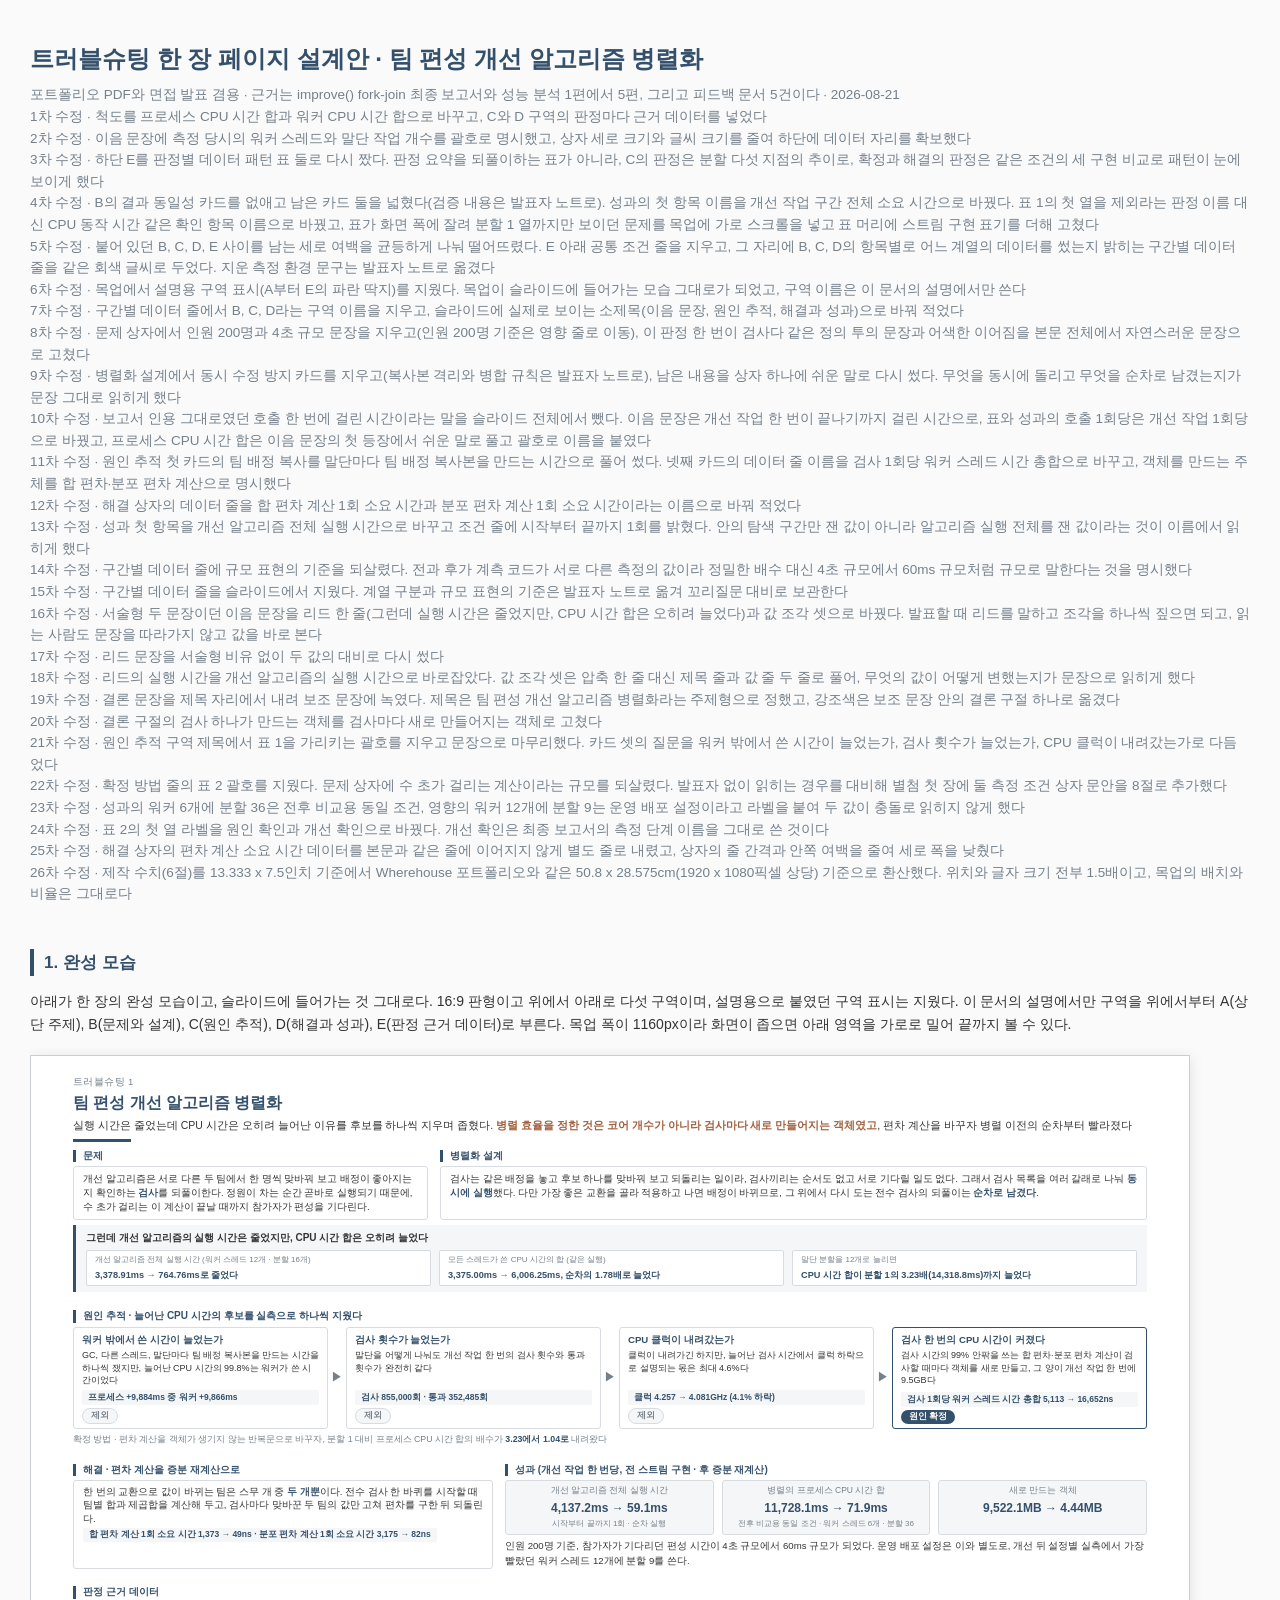
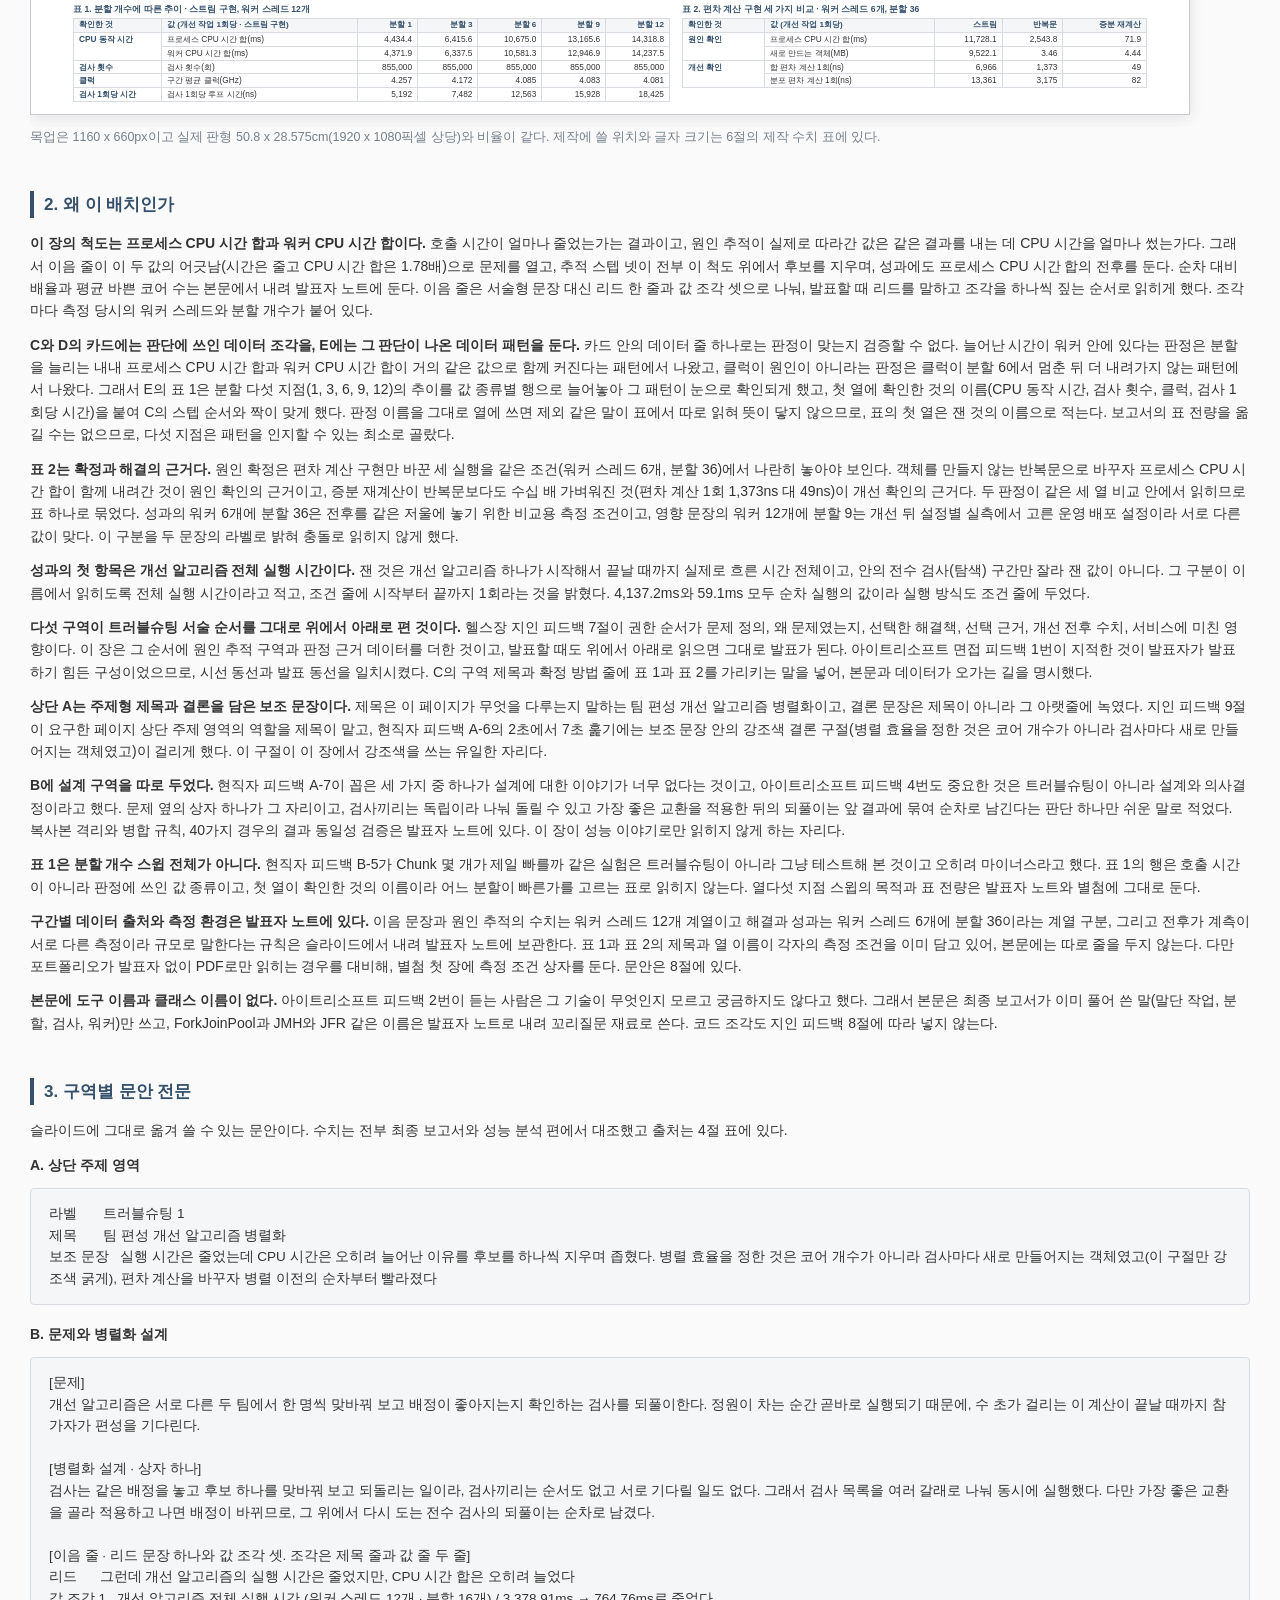
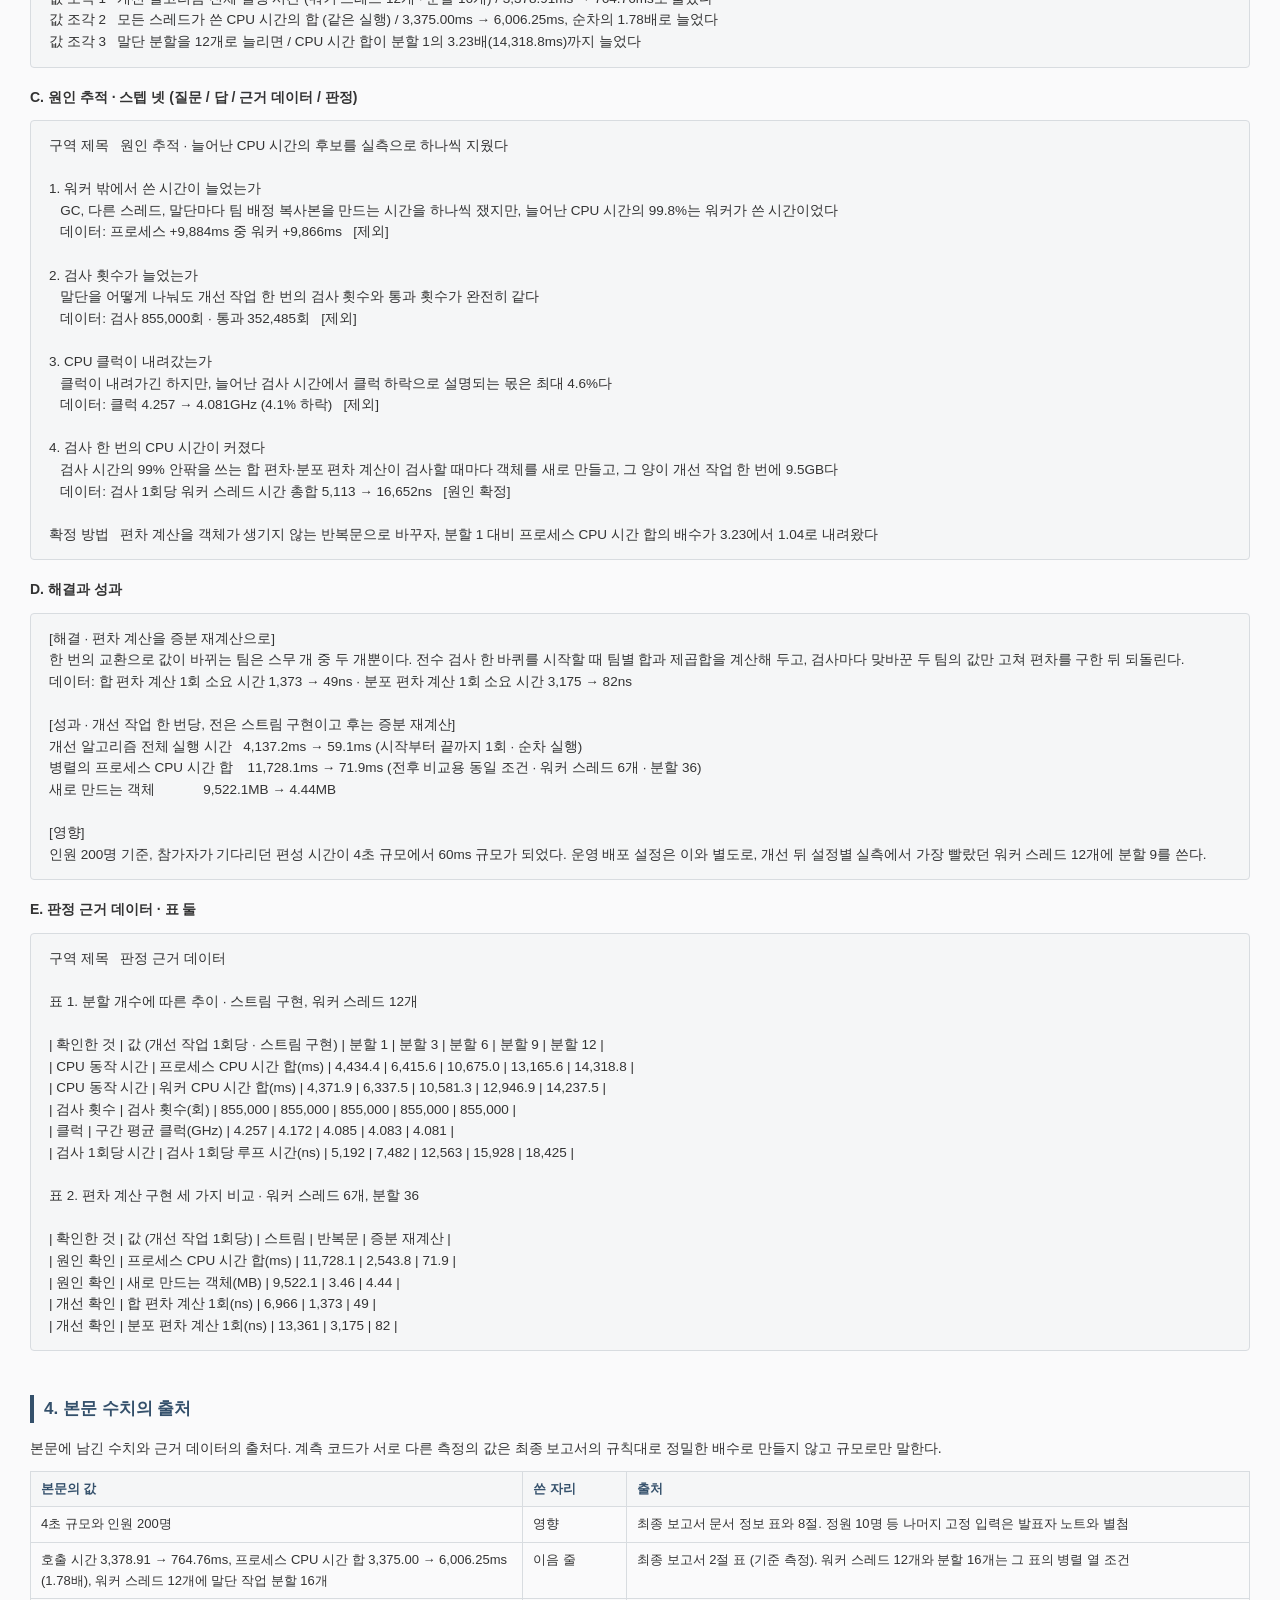
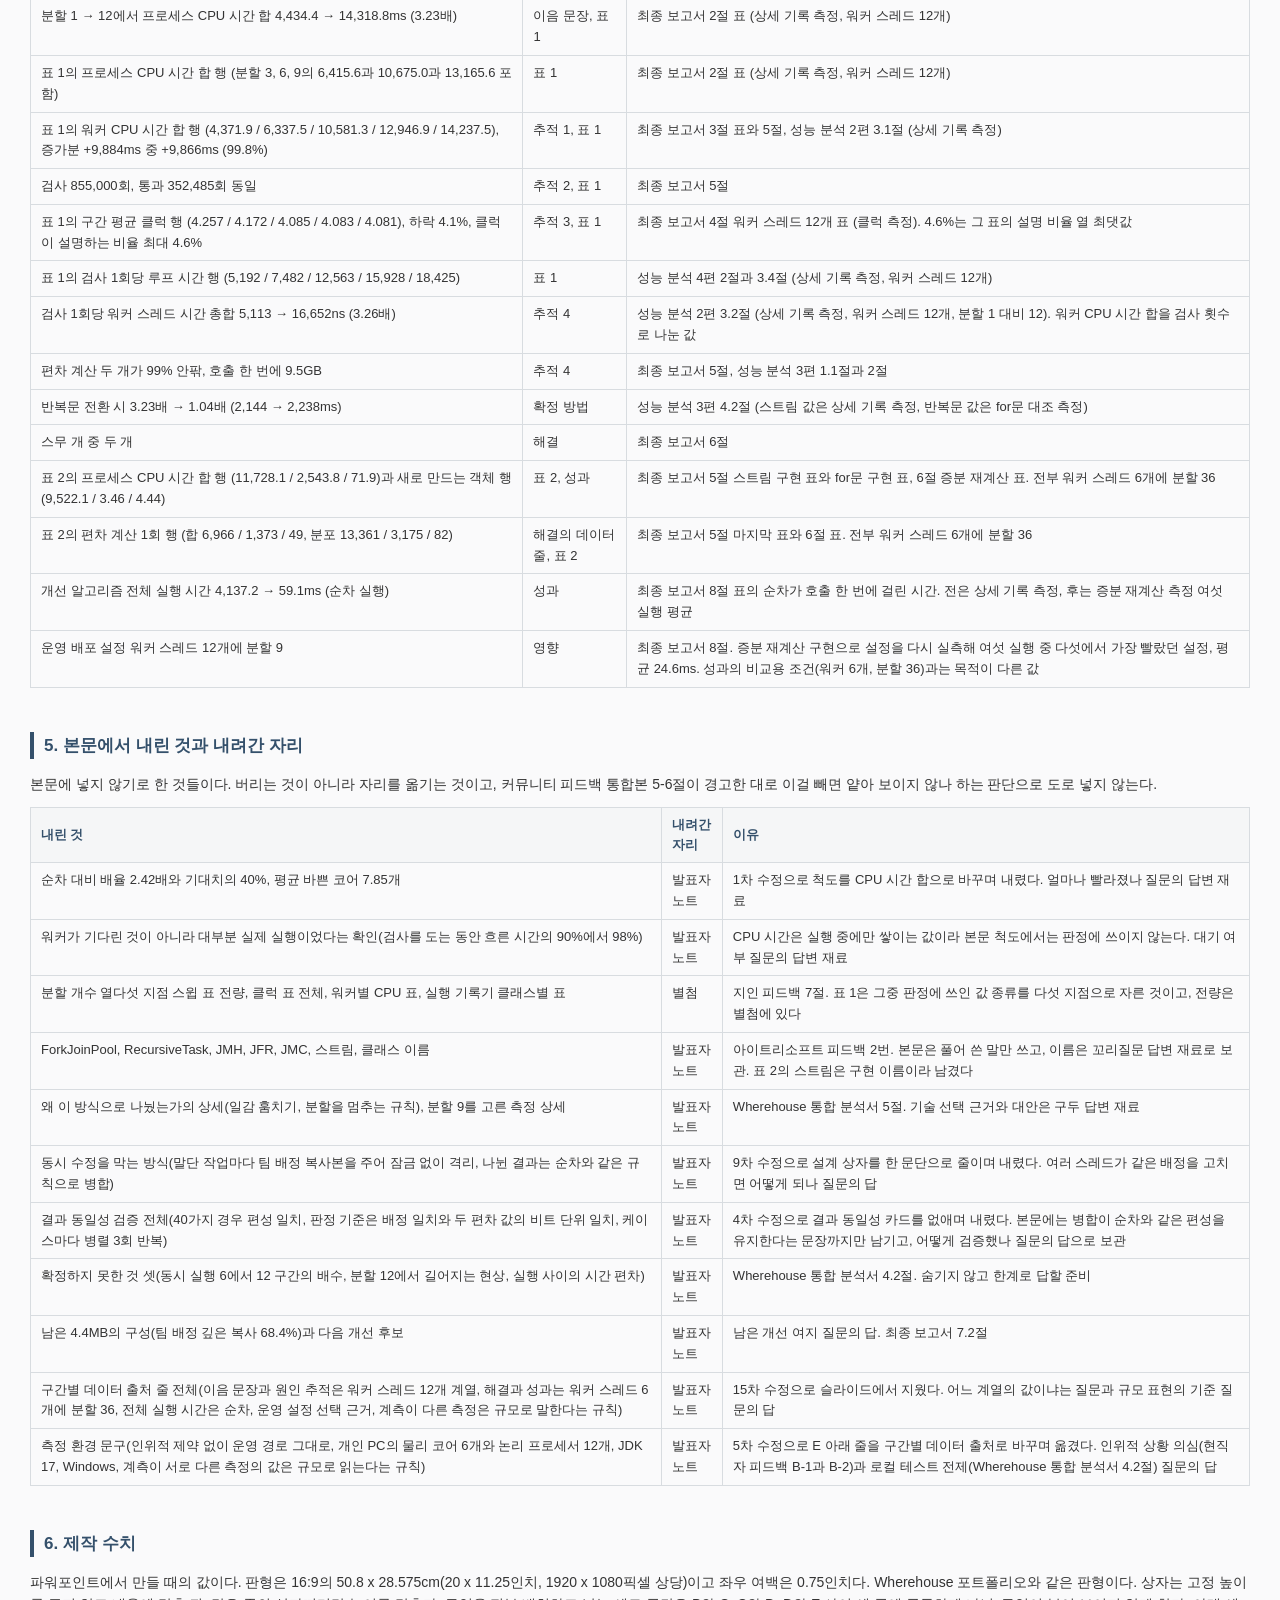
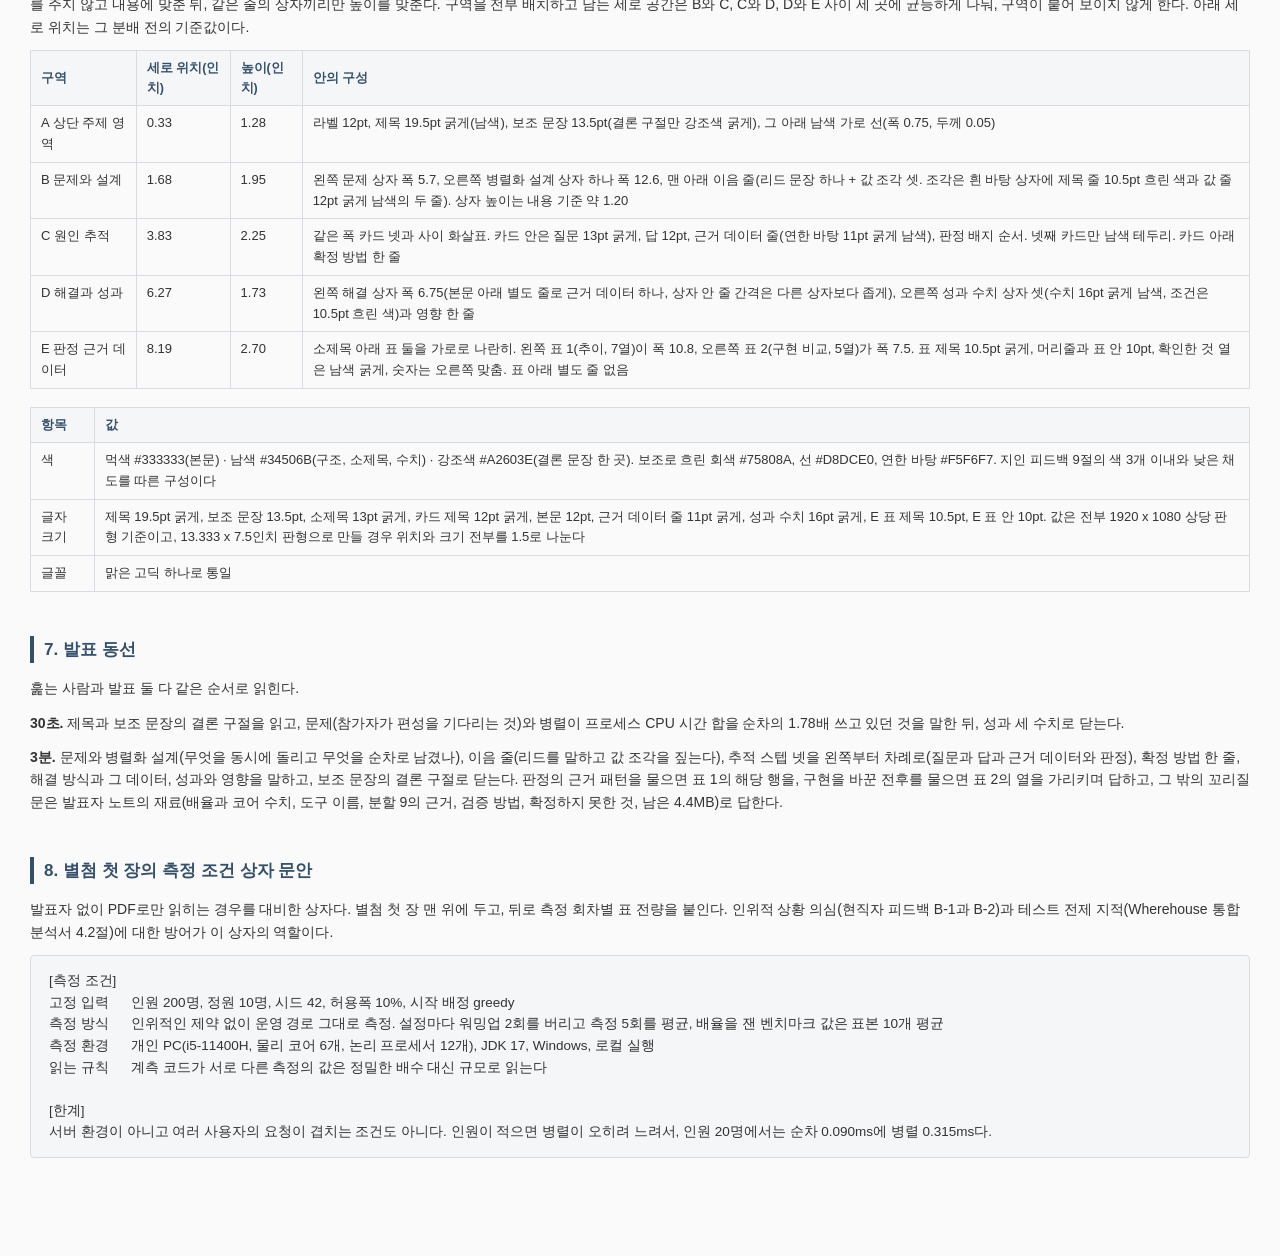
<file: docs/포트폴리오/기타/포트폴리오_와이어프레임/트러블슈팅1_페이지설계안_페이블_20260821.html>
<!DOCTYPE html>
<html lang="ko">
<head>
<meta charset="UTF-8">
<meta name="viewport" content="width=device-width, initial-scale=1.0">
<title>트러블슈팅 페이지 설계안 · 팀 편성 개선 알고리즘 병렬화</title>
<style>
  :root {
    --ink: #333333;      /* 먹색, 본문 */
    --navy: #34506B;     /* 남색, 제목과 구조와 수치 */
    --accent: #A2603E;   /* 강조색, 한 장에 한 군데 */
    --dim: #75808A;      /* 흐린 글씨 */
    --line: #D8DCE0;     /* 선과 테두리 */
    --bg: #F5F6F7;       /* 연한 바탕 */
  }
  * { margin: 0; padding: 0; box-sizing: border-box; }
  body {
    font-family: "Malgun Gothic", "맑은 고딕", "Apple SD Gothic Neo", sans-serif;
    color: var(--ink);
    background: #FAFAFB;
    line-height: 1.6;
    padding: 40px 20px 80px;
  }
  .wrap { max-width: 1220px; margin: 0 auto; }
  h1 { font-size: 24px; color: var(--navy); margin-bottom: 6px; }
  .doc-sub { color: var(--dim); font-size: 13.5px; margin-bottom: 34px; }
  h2 {
    font-size: 17px; color: var(--navy);
    margin: 44px 0 14px; padding-left: 10px;
    border-left: 4px solid var(--navy);
  }
  p { font-size: 14px; margin-bottom: 12px; }
  .note { color: var(--dim); font-size: 12.5px; }
  table.spec { border-collapse: collapse; width: 100%; font-size: 13px; margin: 10px 0 18px; }
  table.spec th { background: var(--bg); color: var(--navy); text-align: left; padding: 7px 10px; border: 1px solid var(--line); font-size: 12.5px; }
  table.spec td { padding: 7px 10px; border: 1px solid var(--line); vertical-align: top; }
  code { background: var(--bg); padding: 1px 5px; border-radius: 3px; font-size: 12.5px; }

  /* ---------- 슬라이드 목업 ---------- */
  .slide {
    width: 1160px; height: 660px;      /* 13.333 x 7.5인치 비율 */
    background: #FFFFFF;
    border: 1px solid #C9CDD2;
    box-shadow: 0 3px 14px rgba(0,0,0,.10);
    padding: 18px 42px 12px;
    display: flex; flex-direction: column;
    margin: 8px 0 6px;
  }
  .zone-tag {
    display: inline-block; background: var(--navy); color: #fff;
    font-size: 9.5px; padding: 1px 7px; border-radius: 2px; margin-right: 6px;
    vertical-align: 1px;
  }
  /* A 헤더 */
  .s-label { font-size: 9.5px; color: var(--dim); letter-spacing: .04em; }
  .s-title { font-size: 15.5px; font-weight: 700; color: var(--navy); margin: 2px 0 1px; }
  .s-sub { font-size: 10.5px; color: var(--ink); }
  .s-concl { color: var(--accent); font-weight: 700; }
  .s-rule { width: 58px; height: 3px; background: var(--navy); margin: 5px 0 8px; }

  .band { display: flex; gap: 12px; align-items: stretch; }
  .col { display: flex; flex-direction: column; }
  .sec-h {
    font-size: 10px; font-weight: 700; color: var(--navy); margin-bottom: 4px;
    padding-left: 7px; border-left: 3px solid var(--navy); line-height: 1.25;
  }
  .box {
    border: 1px solid var(--line); background: #fff;
    border-radius: 3px; padding: 5px 9px; font-size: 9.6px; line-height: 1.45;
  }
  .box b { color: var(--navy); }
  .col .box { flex: 1; }

  /* 근거 데이터 줄 */
  .data {
    font-size: 8.5px; font-weight: 700; color: var(--navy);
    background: var(--bg); border-radius: 2px;
    padding: 1px 6px; margin-top: 3px; display: inline-block;
  }

  /* B 문제와 설계 */
  .b-problem { flex: 0 0 355px; }
  .b-design { flex: 1; }
  .cards3 { display: flex; gap: 8px; flex: 1; align-items: stretch; }
  .cards3 .box { flex: 1; height: auto; }
  .card-h { font-size: 9px; font-weight: 700; color: var(--navy); margin-bottom: 1px; }
  .bridge {
    margin-top: 5px; background: var(--bg); border-left: 3px solid var(--navy);
    padding: 5px 10px 6px;
  }
  .b-lead { font-size: 10px; font-weight: 700; color: var(--ink); margin-bottom: 4px; }
  .b-vals { display: flex; gap: 8px; }
  .bchip {
    flex: 1; background: #fff; border: 1px solid var(--line); border-radius: 2px;
    padding: 3px 8px;
  }
  .bc-t { font-size: 8px; color: var(--dim); margin-bottom: 1px; }
  .bc-v { font-size: 9.2px; font-weight: 700; color: var(--navy); }

  /* C 추적 스텝 */
  .steps { display: flex; align-items: stretch; gap: 0; }
  .step {
    flex: 1; border: 1px solid var(--line); border-radius: 3px;
    padding: 4px 8px; background: #fff; display: flex; flex-direction: column;
  }
  .step-q { font-size: 9.6px; font-weight: 700; color: var(--navy); margin-bottom: 2px; }
  .step-a { font-size: 9px; flex: 1; line-height: 1.4; }
  .badge {
    align-self: flex-start; margin-top: 3px;
    font-size: 8.5px; font-weight: 700; padding: 0 8px; border-radius: 9px;
  }
  .badge.out { color: var(--dim); border: 1px solid var(--line); background: var(--bg); }
  .badge.hit { color: #fff; background: var(--navy); }
  .arrow { align-self: center; color: var(--dim); font-size: 12px; padding: 0 3px; }
  .step-foot { font-size: 8.8px; color: var(--dim); margin-top: 3px; }
  .step-foot b { color: var(--navy); }

  /* D 해결과 성과 */
  .d-solve { flex: 0 0 420px; }
  .d-solve .box { line-height: 1.38; padding: 4px 9px; }
  .d-solve .data { display: block; width: fit-content; margin-top: 3px; }
  .d-result { flex: 1; }
  .metrics { display: flex; gap: 8px; margin-bottom: 3px; }
  .metric {
    flex: 1; border: 1px solid var(--line); border-radius: 3px;
    background: var(--bg); padding: 3px 8px; text-align: center;
  }
  .metric .m-name { font-size: 8.5px; color: var(--dim); margin-bottom: 1px; }
  .metric .m-val { font-size: 12px; font-weight: 700; color: var(--navy); }
  .metric .m-cond { font-size: 8px; font-weight: 400; color: var(--dim); }
  .impact { font-size: 9.6px; }

  /* E 판정 근거 데이터 패턴 */
  .e-band { display: flex; gap: 12px; align-items: flex-start; }
  .e-half { flex: 1; }
  .e-cap { font-size: 8.6px; font-weight: 700; color: var(--navy); margin-bottom: 2px; }
  .dtable { width: 100%; border-collapse: collapse; font-size: 8.3px; line-height: 1.3; }
  .dtable th {
    background: var(--bg); color: var(--navy); font-size: 8.1px;
    border: 1px solid var(--line); padding: 1px 5px; text-align: right; font-weight: 700;
  }
  .dtable th.l, .dtable td.l { text-align: left; }
  .dtable td { border: 1px solid var(--line); padding: 1px 5px; text-align: right; vertical-align: top; }
  .dtable td.z { color: var(--navy); font-weight: 700; white-space: nowrap; text-align: left; }
  .d-cond { font-size: 8.2px; color: var(--dim); margin-top: 4px; }

  .gap { flex: 1 1 10px; min-height: 10px; }

  /* 문안 블록 */
  .copy {
    background: var(--bg); border: 1px solid var(--line); border-radius: 4px;
    padding: 14px 18px; font-size: 13.5px; margin: 8px 0 18px; white-space: pre-wrap;
  }
</style>
</head>
<body>
<div class="wrap">

<h1>트러블슈팅 한 장 페이지 설계안 · 팀 편성 개선 알고리즘 병렬화</h1>
<p class="doc-sub">포트폴리오 PDF와 면접 발표 겸용 · 근거는 improve() fork-join 최종 보고서와 성능 분석 1편에서 5편, 그리고 피드백 문서 5건이다 · 2026-08-21<br>
1차 수정 · 척도를 프로세스 CPU 시간 합과 워커 CPU 시간 합으로 바꾸고, C와 D 구역의 판정마다 근거 데이터를 넣었다<br>
2차 수정 · 이음 문장에 측정 당시의 워커 스레드와 말단 작업 개수를 괄호로 명시했고, 상자 세로 크기와 글씨 크기를 줄여 하단에 데이터 자리를 확보했다<br>
3차 수정 · 하단 E를 판정별 데이터 패턴 표 둘로 다시 짰다. 판정 요약을 되풀이하는 표가 아니라, C의 판정은 분할 다섯 지점의 추이로, 확정과 해결의 판정은 같은 조건의 세 구현 비교로 패턴이 눈에 보이게 했다<br>
4차 수정 · B의 결과 동일성 카드를 없애고 남은 카드 둘을 넓혔다(검증 내용은 발표자 노트로). 성과의 첫 항목 이름을 개선 작업 구간 전체 소요 시간으로 바꿨다. 표 1의 첫 열을 제외라는 판정 이름 대신 CPU 동작 시간 같은 확인 항목 이름으로 바꿨고, 표가 화면 폭에 잘려 분할 1 열까지만 보이던 문제를 목업에 가로 스크롤을 넣고 표 머리에 스트림 구현 표기를 더해 고쳤다<br>
5차 수정 · 붙어 있던 B, C, D, E 사이를 남는 세로 여백을 균등하게 나눠 떨어뜨렸다. E 아래 공통 조건 줄을 지우고, 그 자리에 B, C, D의 항목별로 어느 계열의 데이터를 썼는지 밝히는 구간별 데이터 줄을 같은 회색 글씨로 두었다. 지운 측정 환경 문구는 발표자 노트로 옮겼다<br>
6차 수정 · 목업에서 설명용 구역 표시(A부터 E의 파란 딱지)를 지웠다. 목업이 슬라이드에 들어가는 모습 그대로가 되었고, 구역 이름은 이 문서의 설명에서만 쓴다<br>
7차 수정 · 구간별 데이터 줄에서 B, C, D라는 구역 이름을 지우고, 슬라이드에 실제로 보이는 소제목(이음 문장, 원인 추적, 해결과 성과)으로 바꿔 적었다<br>
8차 수정 · 문제 상자에서 인원 200명과 4초 규모 문장을 지우고(인원 200명 기준은 영향 줄로 이동), 이 판정 한 번이 검사다 같은 정의 투의 문장과 어색한 이어짐을 본문 전체에서 자연스러운 문장으로 고쳤다<br>
9차 수정 · 병렬화 설계에서 동시 수정 방지 카드를 지우고(복사본 격리와 병합 규칙은 발표자 노트로), 남은 내용을 상자 하나에 쉬운 말로 다시 썼다. 무엇을 동시에 돌리고 무엇을 순차로 남겼는지가 문장 그대로 읽히게 했다<br>
10차 수정 · 보고서 인용 그대로였던 호출 한 번에 걸린 시간이라는 말을 슬라이드 전체에서 뺐다. 이음 문장은 개선 작업 한 번이 끝나기까지 걸린 시간으로, 표와 성과의 호출 1회당은 개선 작업 1회당으로 바꿨고, 프로세스 CPU 시간 합은 이음 문장의 첫 등장에서 쉬운 말로 풀고 괄호로 이름을 붙였다<br>
11차 수정 · 원인 추적 첫 카드의 팀 배정 복사를 말단마다 팀 배정 복사본을 만드는 시간으로 풀어 썼다. 넷째 카드의 데이터 줄 이름을 검사 1회당 워커 스레드 시간 총합으로 바꾸고, 객체를 만드는 주체를 합 편차·분포 편차 계산으로 명시했다<br>
12차 수정 · 해결 상자의 데이터 줄을 합 편차 계산 1회 소요 시간과 분포 편차 계산 1회 소요 시간이라는 이름으로 바꿔 적었다<br>
13차 수정 · 성과 첫 항목을 개선 알고리즘 전체 실행 시간으로 바꾸고 조건 줄에 시작부터 끝까지 1회를 밝혔다. 안의 탐색 구간만 잰 값이 아니라 알고리즘 실행 전체를 잰 값이라는 것이 이름에서 읽히게 했다<br>
14차 수정 · 구간별 데이터 줄에 규모 표현의 기준을 되살렸다. 전과 후가 계측 코드가 서로 다른 측정의 값이라 정밀한 배수 대신 4초 규모에서 60ms 규모처럼 규모로 말한다는 것을 명시했다<br>
15차 수정 · 구간별 데이터 줄을 슬라이드에서 지웠다. 계열 구분과 규모 표현의 기준은 발표자 노트로 옮겨 꼬리질문 대비로 보관한다<br>
16차 수정 · 서술형 두 문장이던 이음 문장을 리드 한 줄(그런데 실행 시간은 줄었지만, CPU 시간 합은 오히려 늘었다)과 값 조각 셋으로 바꿨다. 발표할 때 리드를 말하고 조각을 하나씩 짚으면 되고, 읽는 사람도 문장을 따라가지 않고 값을 바로 본다<br>
17차 수정 · 리드 문장을 서술형 비유 없이 두 값의 대비로 다시 썼다<br>
18차 수정 · 리드의 실행 시간을 개선 알고리즘의 실행 시간으로 바로잡았다. 값 조각 셋은 압축 한 줄 대신 제목 줄과 값 줄 두 줄로 풀어, 무엇의 값이 어떻게 변했는지가 문장으로 읽히게 했다<br>
19차 수정 · 결론 문장을 제목 자리에서 내려 보조 문장에 녹였다. 제목은 팀 편성 개선 알고리즘 병렬화라는 주제형으로 정했고, 강조색은 보조 문장 안의 결론 구절 하나로 옮겼다<br>
20차 수정 · 결론 구절의 검사 하나가 만드는 객체를 검사마다 새로 만들어지는 객체로 고쳤다<br>
21차 수정 · 원인 추적 구역 제목에서 표 1을 가리키는 괄호를 지우고 문장으로 마무리했다. 카드 셋의 질문을 워커 밖에서 쓴 시간이 늘었는가, 검사 횟수가 늘었는가, CPU 클럭이 내려갔는가로 다듬었다<br>
22차 수정 · 확정 방법 줄의 표 2 괄호를 지웠다. 문제 상자에 수 초가 걸리는 계산이라는 규모를 되살렸다. 발표자 없이 읽히는 경우를 대비해 별첨 첫 장에 둘 측정 조건 상자 문안을 8절로 추가했다<br>
23차 수정 · 성과의 워커 6개에 분할 36은 전후 비교용 동일 조건, 영향의 워커 12개에 분할 9는 운영 배포 설정이라고 라벨을 붙여 두 값이 충돌로 읽히지 않게 했다<br>
24차 수정 · 표 2의 첫 열 라벨을 원인 확인과 개선 확인으로 바꿨다. 개선 확인은 최종 보고서의 측정 단계 이름을 그대로 쓴 것이다<br>
25차 수정 · 해결 상자의 편차 계산 소요 시간 데이터를 본문과 같은 줄에 이어지지 않게 별도 줄로 내렸고, 상자의 줄 간격과 안쪽 여백을 줄여 세로 폭을 낮췄다<br>
26차 수정 · 제작 수치(6절)를 13.333 x 7.5인치 기준에서 Wherehouse 포트폴리오와 같은 50.8 x 28.575cm(1920 x 1080픽셀 상당) 기준으로 환산했다. 위치와 글자 크기 전부 1.5배이고, 목업의 배치와 비율은 그대로다</p>

<h2>1. 완성 모습</h2>
<p>아래가 한 장의 완성 모습이고, 슬라이드에 들어가는 것 그대로다. 16:9 판형이고 위에서 아래로 다섯 구역이며, 설명용으로 붙였던 구역 표시는 지웠다. 이 문서의 설명에서만 구역을 위에서부터 A(상단 주제), B(문제와 설계), C(원인 추적), D(해결과 성과), E(판정 근거 데이터)로 부른다. 목업 폭이 1160px이라 화면이 좁으면 아래 영역을 가로로 밀어 끝까지 볼 수 있다.</p>

<div style="overflow-x: auto; padding-bottom: 6px;">
<div class="slide">
  <!-- A 헤더 -->
  <div>
    <div class="s-label">트러블슈팅 1</div>
    <div class="s-title">팀 편성 개선 알고리즘 병렬화</div>
    <div class="s-sub">실행 시간은 줄었는데 CPU 시간은 오히려 늘어난 이유를 후보를 하나씩 지우며 좁혔다. <span class="s-concl">병렬 효율을 정한 것은 코어 개수가 아니라 검사마다 새로 만들어지는 객체였고</span>, 편차 계산을 바꾸자 병렬 이전의 순차부터 빨라졌다</div>
    <div class="s-rule"></div>
  </div>

  <!-- B 문제와 설계 -->
  <div class="band">
    <div class="b-problem col">
      <div class="sec-h">문제</div>
      <div class="box">
        개선 알고리즘은 서로 다른 두 팀에서 한 명씩 맞바꿔 보고 배정이 좋아지는지 확인하는 <b>검사</b>를 되풀이한다.
        정원이 차는 순간 곧바로 실행되기 때문에, 수 초가 걸리는 이 계산이 끝날 때까지 참가자가 편성을 기다린다.
      </div>
    </div>
    <div class="b-design col">
      <div class="sec-h">병렬화 설계</div>
      <div class="box">
        검사는 같은 배정을 놓고 후보 하나를 맞바꿔 보고 되돌리는 일이라, 검사끼리는 순서도 없고 서로 기다릴 일도 없다.
        그래서 검사 목록을 여러 갈래로 나눠 <b>동시에 실행</b>했다.
        다만 가장 좋은 교환을 골라 적용하고 나면 배정이 바뀌므로, 그 위에서 다시 도는 전수 검사의 되풀이는 <b>순차로 남겼다</b>.
      </div>
    </div>
  </div>
  <div class="bridge">
    <div class="b-lead">그런데 개선 알고리즘의 실행 시간은 줄었지만, CPU 시간 합은 오히려 늘었다</div>
    <div class="b-vals">
      <div class="bchip">
        <div class="bc-t">개선 알고리즘 전체 실행 시간 (워커 스레드 12개 · 분할 16개)</div>
        <div class="bc-v">3,378.91ms → 764.76ms로 줄었다</div>
      </div>
      <div class="bchip">
        <div class="bc-t">모든 스레드가 쓴 CPU 시간의 합 (같은 실행)</div>
        <div class="bc-v">3,375.00ms → 6,006.25ms, 순차의 1.78배로 늘었다</div>
      </div>
      <div class="bchip">
        <div class="bc-t">말단 분할을 12개로 늘리면</div>
        <div class="bc-v">CPU 시간 합이 분할 1의 3.23배(14,318.8ms)까지 늘었다</div>
      </div>
    </div>
  </div>

  <div class="gap"></div>

  <!-- C 원인 추적 -->
  <div>
    <div class="sec-h">원인 추적 · 늘어난 CPU 시간의 후보를 실측으로 하나씩 지웠다</div>
    <div class="steps">
      <div class="step">
        <div class="step-q">워커 밖에서 쓴 시간이 늘었는가</div>
        <div class="step-a">GC, 다른 스레드, 말단마다 팀 배정 복사본을 만드는 시간을 하나씩 쟀지만, 늘어난 CPU 시간의 99.8%는 워커가 쓴 시간이었다</div>
        <div class="data">프로세스 +9,884ms 중 워커 +9,866ms</div>
        <div class="badge out">제외</div>
      </div>
      <div class="arrow">▶</div>
      <div class="step">
        <div class="step-q">검사 횟수가 늘었는가</div>
        <div class="step-a">말단을 어떻게 나눠도 개선 작업 한 번의 검사 횟수와 통과 횟수가 완전히 같다</div>
        <div class="data">검사 855,000회 · 통과 352,485회</div>
        <div class="badge out">제외</div>
      </div>
      <div class="arrow">▶</div>
      <div class="step">
        <div class="step-q">CPU 클럭이 내려갔는가</div>
        <div class="step-a">클럭이 내려가긴 하지만, 늘어난 검사 시간에서 클럭 하락으로 설명되는 몫은 최대 4.6%다</div>
        <div class="data">클럭 4.257 → 4.081GHz (4.1% 하락)</div>
        <div class="badge out">제외</div>
      </div>
      <div class="arrow">▶</div>
      <div class="step" style="border-color: var(--navy);">
        <div class="step-q">검사 한 번의 CPU 시간이 커졌다</div>
        <div class="step-a">검사 시간의 99% 안팎을 쓰는 합 편차·분포 편차 계산이 검사할 때마다 객체를 새로 만들고, 그 양이 개선 작업 한 번에 9.5GB다</div>
        <div class="data">검사 1회당 워커 스레드 시간 총합 5,113 → 16,652ns</div>
        <div class="badge hit">원인 확정</div>
      </div>
    </div>
    <div class="step-foot">확정 방법 · 편차 계산을 객체가 생기지 않는 반복문으로 바꾸자, 분할 1 대비 프로세스 CPU 시간 합의 배수가 <b>3.23에서 1.04로</b> 내려왔다</div>
  </div>

  <div class="gap"></div>

  <!-- D 해결과 성과 -->
  <div class="band">
    <div class="d-solve col">
      <div class="sec-h">해결 · 편차 계산을 증분 재계산으로</div>
      <div class="box">
        한 번의 교환으로 값이 바뀌는 팀은 스무 개 중 <b>두 개뿐</b>이다.
        전수 검사 한 바퀴를 시작할 때 팀별 합과 제곱합을 계산해 두고, 검사마다 맞바꾼 두 팀의 값만 고쳐 편차를 구한 뒤 되돌린다.
        <div class="data">합 편차 계산 1회 소요 시간 1,373 → 49ns · 분포 편차 계산 1회 소요 시간 3,175 → 82ns</div>
      </div>
    </div>
    <div class="d-result col">
      <div class="sec-h">성과 (개선 작업 한 번당, 전 스트림 구현 · 후 증분 재계산)</div>
      <div class="metrics">
        <div class="metric">
          <div class="m-name">개선 알고리즘 전체 실행 시간</div>
          <div class="m-val">4,137.2ms → 59.1ms</div>
          <div class="m-cond">시작부터 끝까지 1회 · 순차 실행</div>
        </div>
        <div class="metric">
          <div class="m-name">병렬의 프로세스 CPU 시간 합</div>
          <div class="m-val">11,728.1ms → 71.9ms</div>
          <div class="m-cond">전후 비교용 동일 조건 · 워커 스레드 6개 · 분할 36</div>
        </div>
        <div class="metric">
          <div class="m-name">새로 만드는 객체</div>
          <div class="m-val">9,522.1MB → 4.44MB</div>
        </div>
      </div>
      <div class="impact">인원 200명 기준, 참가자가 기다리던 편성 시간이 4초 규모에서 60ms 규모가 되었다. 운영 배포 설정은 이와 별도로, 개선 뒤 설정별 실측에서 가장 빨랐던 워커 스레드 12개에 분할 9를 쓴다.</div>
    </div>
  </div>

  <div class="gap"></div>

  <!-- E 판정 근거 데이터 패턴 -->
  <div>
    <div class="sec-h">판정 근거 데이터</div>
    <div class="e-band">
      <div class="e-half">
        <div class="e-cap">표 1. 분할 개수에 따른 추이 · 스트림 구현, 워커 스레드 12개</div>
        <table class="dtable">
          <tr><th class="l" style="width:88px;">확인한 것</th><th class="l">값 (개선 작업 1회당 · 스트림 구현)</th><th>분할 1</th><th>분할 3</th><th>분할 6</th><th>분할 9</th><th>분할 12</th></tr>
          <tr><td class="z" rowspan="2">CPU 동작 시간</td><td class="l">프로세스 CPU 시간 합(ms)</td><td>4,434.4</td><td>6,415.6</td><td>10,675.0</td><td>13,165.6</td><td>14,318.8</td></tr>
          <tr><td class="l">워커 CPU 시간 합(ms)</td><td>4,371.9</td><td>6,337.5</td><td>10,581.3</td><td>12,946.9</td><td>14,237.5</td></tr>
          <tr><td class="z">검사 횟수</td><td class="l">검사 횟수(회)</td><td>855,000</td><td>855,000</td><td>855,000</td><td>855,000</td><td>855,000</td></tr>
          <tr><td class="z">클럭</td><td class="l">구간 평균 클럭(GHz)</td><td>4.257</td><td>4.172</td><td>4.085</td><td>4.083</td><td>4.081</td></tr>
          <tr><td class="z">검사 1회당 시간</td><td class="l">검사 1회당 루프 시간(ns)</td><td>5,192</td><td>7,482</td><td>12,563</td><td>15,928</td><td>18,425</td></tr>
        </table>
      </div>
      <div class="e-half" style="flex: 0 0 465px;">
        <div class="e-cap">표 2. 편차 계산 구현 세 가지 비교 · 워커 스레드 6개, 분할 36</div>
        <table class="dtable">
          <tr><th class="l" style="width:82px;">확인한 것</th><th class="l">값 (개선 작업 1회당)</th><th>스트림</th><th>반복문</th><th>증분 재계산</th></tr>
          <tr><td class="z" rowspan="2">원인 확인</td><td class="l">프로세스 CPU 시간 합(ms)</td><td>11,728.1</td><td>2,543.8</td><td>71.9</td></tr>
          <tr><td class="l">새로 만드는 객체(MB)</td><td>9,522.1</td><td>3.46</td><td>4.44</td></tr>
          <tr><td class="z" rowspan="2">개선 확인</td><td class="l">합 편차 계산 1회(ns)</td><td>6,966</td><td>1,373</td><td>49</td></tr>
          <tr><td class="l">분포 편차 계산 1회(ns)</td><td>13,361</td><td>3,175</td><td>82</td></tr>
        </table>
      </div>
    </div>
  </div>
</div>
</div>
<p class="note">목업은 1160 x 660px이고 실제 판형 50.8 x 28.575cm(1920 x 1080픽셀 상당)와 비율이 같다. 제작에 쓸 위치와 글자 크기는 6절의 제작 수치 표에 있다.</p>

<h2>2. 왜 이 배치인가</h2>

<p><b>이 장의 척도는 프로세스 CPU 시간 합과 워커 CPU 시간 합이다.</b> 호출 시간이 얼마나 줄었는가는 결과이고, 원인 추적이 실제로 따라간 값은 같은 결과를 내는 데 CPU 시간을 얼마나 썼는가다. 그래서 이음 줄이 이 두 값의 어긋남(시간은 줄고 CPU 시간 합은 1.78배)으로 문제를 열고, 추적 스텝 넷이 전부 이 척도 위에서 후보를 지우며, 성과에도 프로세스 CPU 시간 합의 전후를 둔다. 순차 대비 배율과 평균 바쁜 코어 수는 본문에서 내려 발표자 노트에 둔다. 이음 줄은 서술형 문장 대신 리드 한 줄과 값 조각 셋으로 나눠, 발표할 때 리드를 말하고 조각을 하나씩 짚는 순서로 읽히게 했다. 조각마다 측정 당시의 워커 스레드와 분할 개수가 붙어 있다.</p>

<p><b>C와 D의 카드에는 판단에 쓰인 데이터 조각을, E에는 그 판단이 나온 데이터 패턴을 둔다.</b> 카드 안의 데이터 줄 하나로는 판정이 맞는지 검증할 수 없다. 늘어난 시간이 워커 안에 있다는 판정은 분할을 늘리는 내내 프로세스 CPU 시간 합과 워커 CPU 시간 합이 거의 같은 값으로 함께 커진다는 패턴에서 나왔고, 클럭이 원인이 아니라는 판정은 클럭이 분할 6에서 멈춘 뒤 더 내려가지 않는 패턴에서 나왔다. 그래서 E의 표 1은 분할 다섯 지점(1, 3, 6, 9, 12)의 추이를 값 종류별 행으로 늘어놓아 그 패턴이 눈으로 확인되게 했고, 첫 열에 확인한 것의 이름(CPU 동작 시간, 검사 횟수, 클럭, 검사 1회당 시간)을 붙여 C의 스텝 순서와 짝이 맞게 했다. 판정 이름을 그대로 열에 쓰면 제외 같은 말이 표에서 따로 읽혀 뜻이 닿지 않으므로, 표의 첫 열은 잰 것의 이름으로 적는다. 보고서의 표 전량을 옮길 수는 없으므로, 다섯 지점은 패턴을 인지할 수 있는 최소로 골랐다.</p>

<p><b>표 2는 확정과 해결의 근거다.</b> 원인 확정은 편차 계산 구현만 바꾼 세 실행을 같은 조건(워커 스레드 6개, 분할 36)에서 나란히 놓아야 보인다. 객체를 만들지 않는 반복문으로 바꾸자 프로세스 CPU 시간 합이 함께 내려간 것이 원인 확인의 근거이고, 증분 재계산이 반복문보다도 수십 배 가벼워진 것(편차 계산 1회 1,373ns 대 49ns)이 개선 확인의 근거다. 두 판정이 같은 세 열 비교 안에서 읽히므로 표 하나로 묶었다. 성과의 워커 6개에 분할 36은 전후를 같은 저울에 놓기 위한 비교용 측정 조건이고, 영향 문장의 워커 12개에 분할 9는 개선 뒤 설정별 실측에서 고른 운영 배포 설정이라 서로 다른 값이 맞다. 이 구분을 두 문장의 라벨로 밝혀 충돌로 읽히지 않게 했다.</p>

<p><b>성과의 첫 항목은 개선 알고리즘 전체 실행 시간이다.</b> 잰 것은 개선 알고리즘 하나가 시작해서 끝날 때까지 실제로 흐른 시간 전체이고, 안의 전수 검사(탐색) 구간만 잘라 잰 값이 아니다. 그 구분이 이름에서 읽히도록 전체 실행 시간이라고 적고, 조건 줄에 시작부터 끝까지 1회라는 것을 밝혔다. 4,137.2ms와 59.1ms 모두 순차 실행의 값이라 실행 방식도 조건 줄에 두었다.</p>

<p><b>다섯 구역이 트러블슈팅 서술 순서를 그대로 위에서 아래로 편 것이다.</b> 헬스장 지인 피드백 7절이 권한 순서가 문제 정의, 왜 문제였는지, 선택한 해결책, 선택 근거, 개선 전후 수치, 서비스에 미친 영향이다. 이 장은 그 순서에 원인 추적 구역과 판정 근거 데이터를 더한 것이고, 발표할 때도 위에서 아래로 읽으면 그대로 발표가 된다. 아이트리소프트 면접 피드백 1번이 지적한 것이 발표자가 발표하기 힘든 구성이었으므로, 시선 동선과 발표 동선을 일치시켰다. C의 구역 제목과 확정 방법 줄에 표 1과 표 2를 가리키는 말을 넣어, 본문과 데이터가 오가는 길을 명시했다.</p>

<p><b>상단 A는 주제형 제목과 결론을 담은 보조 문장이다.</b> 제목은 이 페이지가 무엇을 다루는지 말하는 팀 편성 개선 알고리즘 병렬화이고, 결론 문장은 제목이 아니라 그 아랫줄에 녹였다. 지인 피드백 9절이 요구한 페이지 상단 주제 영역의 역할을 제목이 맡고, 현직자 피드백 A-6의 2초에서 7초 훑기에는 보조 문장 안의 강조색 결론 구절(병렬 효율을 정한 것은 코어 개수가 아니라 검사마다 새로 만들어지는 객체였고)이 걸리게 했다. 이 구절이 이 장에서 강조색을 쓰는 유일한 자리다.</p>

<p><b>B에 설계 구역을 따로 두었다.</b> 현직자 피드백 A-7이 꼽은 세 가지 중 하나가 설계에 대한 이야기가 너무 없다는 것이고, 아이트리소프트 피드백 4번도 중요한 것은 트러블슈팅이 아니라 설계와 의사결정이라고 했다. 문제 옆의 상자 하나가 그 자리이고, 검사끼리는 독립이라 나눠 돌릴 수 있고 가장 좋은 교환을 적용한 뒤의 되풀이는 앞 결과에 묶여 순차로 남긴다는 판단 하나만 쉬운 말로 적었다. 복사본 격리와 병합 규칙, 40가지 경우의 결과 동일성 검증은 발표자 노트에 있다. 이 장이 성능 이야기로만 읽히지 않게 하는 자리다.</p>

<p><b>표 1은 분할 개수 스윕 전체가 아니다.</b> 현직자 피드백 B-5가 Chunk 몇 개가 제일 빠를까 같은 실험은 트러블슈팅이 아니라 그냥 테스트해 본 것이고 오히려 마이너스라고 했다. 표 1의 행은 호출 시간이 아니라 판정에 쓰인 값 종류이고, 첫 열이 확인한 것의 이름이라 어느 분할이 빠른가를 고르는 표로 읽히지 않는다. 열다섯 지점 스윕의 목적과 표 전량은 발표자 노트와 별첨에 그대로 둔다.</p>

<p><b>구간별 데이터 출처와 측정 환경은 발표자 노트에 있다.</b> 이음 문장과 원인 추적의 수치는 워커 스레드 12개 계열이고 해결과 성과는 워커 스레드 6개에 분할 36이라는 계열 구분, 그리고 전후가 계측이 서로 다른 측정이라 규모로 말한다는 규칙은 슬라이드에서 내려 발표자 노트에 보관한다. 표 1과 표 2의 제목과 열 이름이 각자의 측정 조건을 이미 담고 있어, 본문에는 따로 줄을 두지 않는다. 다만 포트폴리오가 발표자 없이 PDF로만 읽히는 경우를 대비해, 별첨 첫 장에 측정 조건 상자를 둔다. 문안은 8절에 있다.</p>

<p><b>본문에 도구 이름과 클래스 이름이 없다.</b> 아이트리소프트 피드백 2번이 듣는 사람은 그 기술이 무엇인지 모르고 궁금하지도 않다고 했다. 그래서 본문은 최종 보고서가 이미 풀어 쓴 말(말단 작업, 분할, 검사, 워커)만 쓰고, ForkJoinPool과 JMH와 JFR 같은 이름은 발표자 노트로 내려 꼬리질문 재료로 쓴다. 코드 조각도 지인 피드백 8절에 따라 넣지 않는다.</p>

<h2>3. 구역별 문안 전문</h2>
<p>슬라이드에 그대로 옮겨 쓸 수 있는 문안이다. 수치는 전부 최종 보고서와 성능 분석 편에서 대조했고 출처는 4절 표에 있다.</p>

<p><b>A. 상단 주제 영역</b></p>
<div class="copy">라벨       트러블슈팅 1
제목       팀 편성 개선 알고리즘 병렬화
보조 문장   실행 시간은 줄었는데 CPU 시간은 오히려 늘어난 이유를 후보를 하나씩 지우며 좁혔다. 병렬 효율을 정한 것은 코어 개수가 아니라 검사마다 새로 만들어지는 객체였고(이 구절만 강조색 굵게), 편차 계산을 바꾸자 병렬 이전의 순차부터 빨라졌다</div>

<p><b>B. 문제와 병렬화 설계</b></p>
<div class="copy">[문제]
개선 알고리즘은 서로 다른 두 팀에서 한 명씩 맞바꿔 보고 배정이 좋아지는지 확인하는 검사를 되풀이한다. 정원이 차는 순간 곧바로 실행되기 때문에, 수 초가 걸리는 이 계산이 끝날 때까지 참가자가 편성을 기다린다.

[병렬화 설계 · 상자 하나]
검사는 같은 배정을 놓고 후보 하나를 맞바꿔 보고 되돌리는 일이라, 검사끼리는 순서도 없고 서로 기다릴 일도 없다. 그래서 검사 목록을 여러 갈래로 나눠 동시에 실행했다. 다만 가장 좋은 교환을 골라 적용하고 나면 배정이 바뀌므로, 그 위에서 다시 도는 전수 검사의 되풀이는 순차로 남겼다.

[이음 줄 · 리드 문장 하나와 값 조각 셋. 조각은 제목 줄과 값 줄 두 줄]
리드      그런데 개선 알고리즘의 실행 시간은 줄었지만, CPU 시간 합은 오히려 늘었다
값 조각 1   개선 알고리즘 전체 실행 시간 (워커 스레드 12개 · 분할 16개) / 3,378.91ms → 764.76ms로 줄었다
값 조각 2   모든 스레드가 쓴 CPU 시간의 합 (같은 실행) / 3,375.00ms → 6,006.25ms, 순차의 1.78배로 늘었다
값 조각 3   말단 분할을 12개로 늘리면 / CPU 시간 합이 분할 1의 3.23배(14,318.8ms)까지 늘었다</div>

<p><b>C. 원인 추적 · 스텝 넷 (질문 / 답 / 근거 데이터 / 판정)</b></p>
<div class="copy">구역 제목   원인 추적 · 늘어난 CPU 시간의 후보를 실측으로 하나씩 지웠다

1. 워커 밖에서 쓴 시간이 늘었는가
   GC, 다른 스레드, 말단마다 팀 배정 복사본을 만드는 시간을 하나씩 쟀지만, 늘어난 CPU 시간의 99.8%는 워커가 쓴 시간이었다
   데이터: 프로세스 +9,884ms 중 워커 +9,866ms   [제외]

2. 검사 횟수가 늘었는가
   말단을 어떻게 나눠도 개선 작업 한 번의 검사 횟수와 통과 횟수가 완전히 같다
   데이터: 검사 855,000회 · 통과 352,485회   [제외]

3. CPU 클럭이 내려갔는가
   클럭이 내려가긴 하지만, 늘어난 검사 시간에서 클럭 하락으로 설명되는 몫은 최대 4.6%다
   데이터: 클럭 4.257 → 4.081GHz (4.1% 하락)   [제외]

4. 검사 한 번의 CPU 시간이 커졌다
   검사 시간의 99% 안팎을 쓰는 합 편차·분포 편차 계산이 검사할 때마다 객체를 새로 만들고, 그 양이 개선 작업 한 번에 9.5GB다
   데이터: 검사 1회당 워커 스레드 시간 총합 5,113 → 16,652ns   [원인 확정]

확정 방법   편차 계산을 객체가 생기지 않는 반복문으로 바꾸자, 분할 1 대비 프로세스 CPU 시간 합의 배수가 3.23에서 1.04로 내려왔다</div>

<p><b>D. 해결과 성과</b></p>
<div class="copy">[해결 · 편차 계산을 증분 재계산으로]
한 번의 교환으로 값이 바뀌는 팀은 스무 개 중 두 개뿐이다. 전수 검사 한 바퀴를 시작할 때 팀별 합과 제곱합을 계산해 두고, 검사마다 맞바꾼 두 팀의 값만 고쳐 편차를 구한 뒤 되돌린다.
데이터: 합 편차 계산 1회 소요 시간 1,373 → 49ns · 분포 편차 계산 1회 소요 시간 3,175 → 82ns

[성과 · 개선 작업 한 번당, 전은 스트림 구현이고 후는 증분 재계산]
개선 알고리즘 전체 실행 시간   4,137.2ms → 59.1ms (시작부터 끝까지 1회 · 순차 실행)
병렬의 프로세스 CPU 시간 합    11,728.1ms → 71.9ms (전후 비교용 동일 조건 · 워커 스레드 6개 · 분할 36)
새로 만드는 객체             9,522.1MB → 4.44MB

[영향]
인원 200명 기준, 참가자가 기다리던 편성 시간이 4초 규모에서 60ms 규모가 되었다. 운영 배포 설정은 이와 별도로, 개선 뒤 설정별 실측에서 가장 빨랐던 워커 스레드 12개에 분할 9를 쓴다.</div>

<p><b>E. 판정 근거 데이터 · 표 둘</b></p>
<div class="copy">구역 제목   판정 근거 데이터

표 1. 분할 개수에 따른 추이 · 스트림 구현, 워커 스레드 12개

| 확인한 것 | 값 (개선 작업 1회당 · 스트림 구현) | 분할 1 | 분할 3 | 분할 6 | 분할 9 | 분할 12 |
| CPU 동작 시간 | 프로세스 CPU 시간 합(ms) | 4,434.4 | 6,415.6 | 10,675.0 | 13,165.6 | 14,318.8 |
| CPU 동작 시간 | 워커 CPU 시간 합(ms) | 4,371.9 | 6,337.5 | 10,581.3 | 12,946.9 | 14,237.5 |
| 검사 횟수 | 검사 횟수(회) | 855,000 | 855,000 | 855,000 | 855,000 | 855,000 |
| 클럭 | 구간 평균 클럭(GHz) | 4.257 | 4.172 | 4.085 | 4.083 | 4.081 |
| 검사 1회당 시간 | 검사 1회당 루프 시간(ns) | 5,192 | 7,482 | 12,563 | 15,928 | 18,425 |

표 2. 편차 계산 구현 세 가지 비교 · 워커 스레드 6개, 분할 36

| 확인한 것 | 값 (개선 작업 1회당) | 스트림 | 반복문 | 증분 재계산 |
| 원인 확인 | 프로세스 CPU 시간 합(ms) | 11,728.1 | 2,543.8 | 71.9 |
| 원인 확인 | 새로 만드는 객체(MB) | 9,522.1 | 3.46 | 4.44 |
| 개선 확인 | 합 편차 계산 1회(ns) | 6,966 | 1,373 | 49 |
| 개선 확인 | 분포 편차 계산 1회(ns) | 13,361 | 3,175 | 82 |</div>

<h2>4. 본문 수치의 출처</h2>
<p>본문에 남긴 수치와 근거 데이터의 출처다. 계측 코드가 서로 다른 측정의 값은 최종 보고서의 규칙대로 정밀한 배수로 만들지 않고 규모로만 말한다.</p>
<table class="spec">
  <tr><th>본문의 값</th><th>쓴 자리</th><th>출처</th></tr>
  <tr><td>4초 규모와 인원 200명</td><td>영향</td><td>최종 보고서 문서 정보 표와 8절. 정원 10명 등 나머지 고정 입력은 발표자 노트와 별첨</td></tr>
  <tr><td>호출 시간 3,378.91 → 764.76ms, 프로세스 CPU 시간 합 3,375.00 → 6,006.25ms (1.78배), 워커 스레드 12개에 말단 작업 분할 16개</td><td>이음 줄</td><td>최종 보고서 2절 표 (기준 측정). 워커 스레드 12개와 분할 16개는 그 표의 병렬 열 조건</td></tr>
  <tr><td>분할 1 → 12에서 프로세스 CPU 시간 합 4,434.4 → 14,318.8ms (3.23배)</td><td>이음 문장, 표 1</td><td>최종 보고서 2절 표 (상세 기록 측정, 워커 스레드 12개)</td></tr>
  <tr><td>표 1의 프로세스 CPU 시간 합 행 (분할 3, 6, 9의 6,415.6과 10,675.0과 13,165.6 포함)</td><td>표 1</td><td>최종 보고서 2절 표 (상세 기록 측정, 워커 스레드 12개)</td></tr>
  <tr><td>표 1의 워커 CPU 시간 합 행 (4,371.9 / 6,337.5 / 10,581.3 / 12,946.9 / 14,237.5), 증가분 +9,884ms 중 +9,866ms (99.8%)</td><td>추적 1, 표 1</td><td>최종 보고서 3절 표와 5절, 성능 분석 2편 3.1절 (상세 기록 측정)</td></tr>
  <tr><td>검사 855,000회, 통과 352,485회 동일</td><td>추적 2, 표 1</td><td>최종 보고서 5절</td></tr>
  <tr><td>표 1의 구간 평균 클럭 행 (4.257 / 4.172 / 4.085 / 4.083 / 4.081), 하락 4.1%, 클럭이 설명하는 비율 최대 4.6%</td><td>추적 3, 표 1</td><td>최종 보고서 4절 워커 스레드 12개 표 (클럭 측정). 4.6%는 그 표의 설명 비율 열 최댓값</td></tr>
  <tr><td>표 1의 검사 1회당 루프 시간 행 (5,192 / 7,482 / 12,563 / 15,928 / 18,425)</td><td>표 1</td><td>성능 분석 4편 2절과 3.4절 (상세 기록 측정, 워커 스레드 12개)</td></tr>
  <tr><td>검사 1회당 워커 스레드 시간 총합 5,113 → 16,652ns (3.26배)</td><td>추적 4</td><td>성능 분석 2편 3.2절 (상세 기록 측정, 워커 스레드 12개, 분할 1 대비 12). 워커 CPU 시간 합을 검사 횟수로 나눈 값</td></tr>
  <tr><td>편차 계산 두 개가 99% 안팎, 호출 한 번에 9.5GB</td><td>추적 4</td><td>최종 보고서 5절, 성능 분석 3편 1.1절과 2절</td></tr>
  <tr><td>반복문 전환 시 3.23배 → 1.04배 (2,144 → 2,238ms)</td><td>확정 방법</td><td>성능 분석 3편 4.2절 (스트림 값은 상세 기록 측정, 반복문 값은 for문 대조 측정)</td></tr>
  <tr><td>스무 개 중 두 개</td><td>해결</td><td>최종 보고서 6절</td></tr>
  <tr><td>표 2의 프로세스 CPU 시간 합 행 (11,728.1 / 2,543.8 / 71.9)과 새로 만드는 객체 행 (9,522.1 / 3.46 / 4.44)</td><td>표 2, 성과</td><td>최종 보고서 5절 스트림 구현 표와 for문 구현 표, 6절 증분 재계산 표. 전부 워커 스레드 6개에 분할 36</td></tr>
  <tr><td>표 2의 편차 계산 1회 행 (합 6,966 / 1,373 / 49, 분포 13,361 / 3,175 / 82)</td><td>해결의 데이터 줄, 표 2</td><td>최종 보고서 5절 마지막 표와 6절 표. 전부 워커 스레드 6개에 분할 36</td></tr>
  <tr><td>개선 알고리즘 전체 실행 시간 4,137.2 → 59.1ms (순차 실행)</td><td>성과</td><td>최종 보고서 8절 표의 순차가 호출 한 번에 걸린 시간. 전은 상세 기록 측정, 후는 증분 재계산 측정 여섯 실행 평균</td></tr>
  <tr><td>운영 배포 설정 워커 스레드 12개에 분할 9</td><td>영향</td><td>최종 보고서 8절. 증분 재계산 구현으로 설정을 다시 실측해 여섯 실행 중 다섯에서 가장 빨랐던 설정, 평균 24.6ms. 성과의 비교용 조건(워커 6개, 분할 36)과는 목적이 다른 값</td></tr>
</table>

<h2>5. 본문에서 내린 것과 내려간 자리</h2>

<p>본문에 넣지 않기로 한 것들이다. 버리는 것이 아니라 자리를 옮기는 것이고, 커뮤니티 피드백 통합본 5-6절이 경고한 대로 이걸 빼면 얕아 보이지 않나 하는 판단으로 도로 넣지 않는다.</p>

<table class="spec">
  <tr><th>내린 것</th><th>내려간 자리</th><th>이유</th></tr>
  <tr><td>순차 대비 배율 2.42배와 기대치의 40%, 평균 바쁜 코어 7.85개</td><td>발표자 노트</td><td>1차 수정으로 척도를 CPU 시간 합으로 바꾸며 내렸다. 얼마나 빨라졌나 질문의 답변 재료</td></tr>
  <tr><td>워커가 기다린 것이 아니라 대부분 실제 실행이었다는 확인(검사를 도는 동안 흐른 시간의 90%에서 98%)</td><td>발표자 노트</td><td>CPU 시간은 실행 중에만 쌓이는 값이라 본문 척도에서는 판정에 쓰이지 않는다. 대기 여부 질문의 답변 재료</td></tr>
  <tr><td>분할 개수 열다섯 지점 스윕 표 전량, 클럭 표 전체, 워커별 CPU 표, 실행 기록기 클래스별 표</td><td>별첨</td><td>지인 피드백 7절. 표 1은 그중 판정에 쓰인 값 종류를 다섯 지점으로 자른 것이고, 전량은 별첨에 있다</td></tr>
  <tr><td>ForkJoinPool, RecursiveTask, JMH, JFR, JMC, 스트림, 클래스 이름</td><td>발표자 노트</td><td>아이트리소프트 피드백 2번. 본문은 풀어 쓴 말만 쓰고, 이름은 꼬리질문 답변 재료로 보관. 표 2의 스트림은 구현 이름이라 남겼다</td></tr>
  <tr><td>왜 이 방식으로 나눴는가의 상세(일감 훔치기, 분할을 멈추는 규칙), 분할 9를 고른 측정 상세</td><td>발표자 노트</td><td>Wherehouse 통합 분석서 5절. 기술 선택 근거와 대안은 구두 답변 재료</td></tr>
  <tr><td>동시 수정을 막는 방식(말단 작업마다 팀 배정 복사본을 주어 잠금 없이 격리, 나뉜 결과는 순차와 같은 규칙으로 병합)</td><td>발표자 노트</td><td>9차 수정으로 설계 상자를 한 문단으로 줄이며 내렸다. 여러 스레드가 같은 배정을 고치면 어떻게 되나 질문의 답</td></tr>
  <tr><td>결과 동일성 검증 전체(40가지 경우 편성 일치, 판정 기준은 배정 일치와 두 편차 값의 비트 단위 일치, 케이스마다 병렬 3회 반복)</td><td>발표자 노트</td><td>4차 수정으로 결과 동일성 카드를 없애며 내렸다. 본문에는 병합이 순차와 같은 편성을 유지한다는 문장까지만 남기고, 어떻게 검증했나 질문의 답으로 보관</td></tr>
  <tr><td>확정하지 못한 것 셋(동시 실행 6에서 12 구간의 배수, 분할 12에서 길어지는 현상, 실행 사이의 시간 편차)</td><td>발표자 노트</td><td>Wherehouse 통합 분석서 4.2절. 숨기지 않고 한계로 답할 준비</td></tr>
  <tr><td>남은 4.4MB의 구성(팀 배정 깊은 복사 68.4%)과 다음 개선 후보</td><td>발표자 노트</td><td>남은 개선 여지 질문의 답. 최종 보고서 7.2절</td></tr>
  <tr><td>구간별 데이터 출처 줄 전체(이음 문장과 원인 추적은 워커 스레드 12개 계열, 해결과 성과는 워커 스레드 6개에 분할 36, 전체 실행 시간은 순차, 운영 설정 선택 근거, 계측이 다른 측정은 규모로 말한다는 규칙)</td><td>발표자 노트</td><td>15차 수정으로 슬라이드에서 지웠다. 어느 계열의 값이냐는 질문과 규모 표현의 기준 질문의 답</td></tr>
  <tr><td>측정 환경 문구(인위적 제약 없이 운영 경로 그대로, 개인 PC의 물리 코어 6개와 논리 프로세서 12개, JDK 17, Windows, 계측이 서로 다른 측정의 값은 규모로 읽는다는 규칙)</td><td>발표자 노트</td><td>5차 수정으로 E 아래 줄을 구간별 데이터 출처로 바꾸며 옮겼다. 인위적 상황 의심(현직자 피드백 B-1과 B-2)과 로컬 테스트 전제(Wherehouse 통합 분석서 4.2절) 질문의 답</td></tr>
</table>

<h2>6. 제작 수치</h2>
<p>파워포인트에서 만들 때의 값이다. 판형은 16:9의 50.8 x 28.575cm(20 x 11.25인치, 1920 x 1080픽셀 상당)이고 좌우 여백은 0.75인치다. Wherehouse 포트폴리오와 같은 판형이다. 상자는 고정 높이를 주지 않고 내용에 맞춘 뒤, 같은 줄의 상자끼리만 높이를 맞춘다. 구역을 전부 배치하고 남는 세로 공간은 B와 C, C와 D, D와 E 사이 세 곳에 균등하게 나눠, 구역이 붙어 보이지 않게 한다. 아래 세로 위치는 그 분배 전의 기준값이다.</p>

<table class="spec">
  <tr><th>구역</th><th>세로 위치(인치)</th><th>높이(인치)</th><th>안의 구성</th></tr>
  <tr><td>A 상단 주제 영역</td><td>0.33</td><td>1.28</td><td>라벨 12pt, 제목 19.5pt 굵게(남색), 보조 문장 13.5pt(결론 구절만 강조색 굵게), 그 아래 남색 가로 선(폭 0.75, 두께 0.05)</td></tr>
  <tr><td>B 문제와 설계</td><td>1.68</td><td>1.95</td><td>왼쪽 문제 상자 폭 5.7, 오른쪽 병렬화 설계 상자 하나 폭 12.6, 맨 아래 이음 줄(리드 문장 하나 + 값 조각 셋. 조각은 흰 바탕 상자에 제목 줄 10.5pt 흐린 색과 값 줄 12pt 굵게 남색의 두 줄). 상자 높이는 내용 기준 약 1.20</td></tr>
  <tr><td>C 원인 추적</td><td>3.83</td><td>2.25</td><td>같은 폭 카드 넷과 사이 화살표. 카드 안은 질문 13pt 굵게, 답 12pt, 근거 데이터 줄(연한 바탕 11pt 굵게 남색), 판정 배지 순서. 넷째 카드만 남색 테두리. 카드 아래 확정 방법 한 줄</td></tr>
  <tr><td>D 해결과 성과</td><td>6.27</td><td>1.73</td><td>왼쪽 해결 상자 폭 6.75(본문 아래 별도 줄로 근거 데이터 하나, 상자 안 줄 간격은 다른 상자보다 좁게), 오른쪽 성과 수치 상자 셋(수치 16pt 굵게 남색, 조건은 10.5pt 흐린 색)과 영향 한 줄</td></tr>
  <tr><td>E 판정 근거 데이터</td><td>8.19</td><td>2.70</td><td>소제목 아래 표 둘을 가로로 나란히. 왼쪽 표 1(추이, 7열)이 폭 10.8, 오른쪽 표 2(구현 비교, 5열)가 폭 7.5. 표 제목 10.5pt 굵게, 머리줄과 표 안 10pt, 확인한 것 열은 남색 굵게, 숫자는 오른쪽 맞춤. 표 아래 별도 줄 없음</td></tr>
</table>

<table class="spec">
  <tr><th>항목</th><th>값</th></tr>
  <tr><td>색</td><td>먹색 #333333(본문) · 남색 #34506B(구조, 소제목, 수치) · 강조색 #A2603E(결론 문장 한 곳). 보조로 흐린 회색 #75808A, 선 #D8DCE0, 연한 바탕 #F5F6F7. 지인 피드백 9절의 색 3개 이내와 낮은 채도를 따른 구성이다</td></tr>
  <tr><td>글자 크기</td><td>제목 19.5pt 굵게, 보조 문장 13.5pt, 소제목 13pt 굵게, 카드 제목 12pt 굵게, 본문 12pt, 근거 데이터 줄 11pt 굵게, 성과 수치 16pt 굵게, E 표 제목 10.5pt, E 표 안 10pt. 값은 전부 1920 x 1080 상당 판형 기준이고, 13.333 x 7.5인치 판형으로 만들 경우 위치와 크기 전부를 1.5로 나눈다</td></tr>
  <tr><td>글꼴</td><td>맑은 고딕 하나로 통일</td></tr>
</table>

<h2>7. 발표 동선</h2>
<p>훑는 사람과 발표 둘 다 같은 순서로 읽힌다.</p>
<p><b>30초.</b> 제목과 보조 문장의 결론 구절을 읽고, 문제(참가자가 편성을 기다리는 것)와 병렬이 프로세스 CPU 시간 합을 순차의 1.78배 쓰고 있던 것을 말한 뒤, 성과 세 수치로 닫는다.</p>
<p><b>3분.</b> 문제와 병렬화 설계(무엇을 동시에 돌리고 무엇을 순차로 남겼나), 이음 줄(리드를 말하고 값 조각을 짚는다), 추적 스텝 넷을 왼쪽부터 차례로(질문과 답과 근거 데이터와 판정), 확정 방법 한 줄, 해결 방식과 그 데이터, 성과와 영향을 말하고, 보조 문장의 결론 구절로 닫는다. 판정의 근거 패턴을 물으면 표 1의 해당 행을, 구현을 바꾼 전후를 물으면 표 2의 열을 가리키며 답하고, 그 밖의 꼬리질문은 발표자 노트의 재료(배율과 코어 수치, 도구 이름, 분할 9의 근거, 검증 방법, 확정하지 못한 것, 남은 4.4MB)로 답한다.</p>

<h2>8. 별첨 첫 장의 측정 조건 상자 문안</h2>
<p>발표자 없이 PDF로만 읽히는 경우를 대비한 상자다. 별첨 첫 장 맨 위에 두고, 뒤로 측정 회차별 표 전량을 붙인다. 인위적 상황 의심(현직자 피드백 B-1과 B-2)과 테스트 전제 지적(Wherehouse 통합 분석서 4.2절)에 대한 방어가 이 상자의 역할이다.</p>
<div class="copy">[측정 조건]
고정 입력      인원 200명, 정원 10명, 시드 42, 허용폭 10%, 시작 배정 greedy
측정 방식      인위적인 제약 없이 운영 경로 그대로 측정. 설정마다 워밍업 2회를 버리고 측정 5회를 평균, 배율을 잰 벤치마크 값은 표본 10개 평균
측정 환경      개인 PC(i5-11400H, 물리 코어 6개, 논리 프로세서 12개), JDK 17, Windows, 로컬 실행
읽는 규칙      계측 코드가 서로 다른 측정의 값은 정밀한 배수 대신 규모로 읽는다

[한계]
서버 환경이 아니고 여러 사용자의 요청이 겹치는 조건도 아니다. 인원이 적으면 병렬이 오히려 느려서, 인원 20명에서는 순차 0.090ms에 병렬 0.315ms다.</div>

</div>
</body>
</html>
</file>
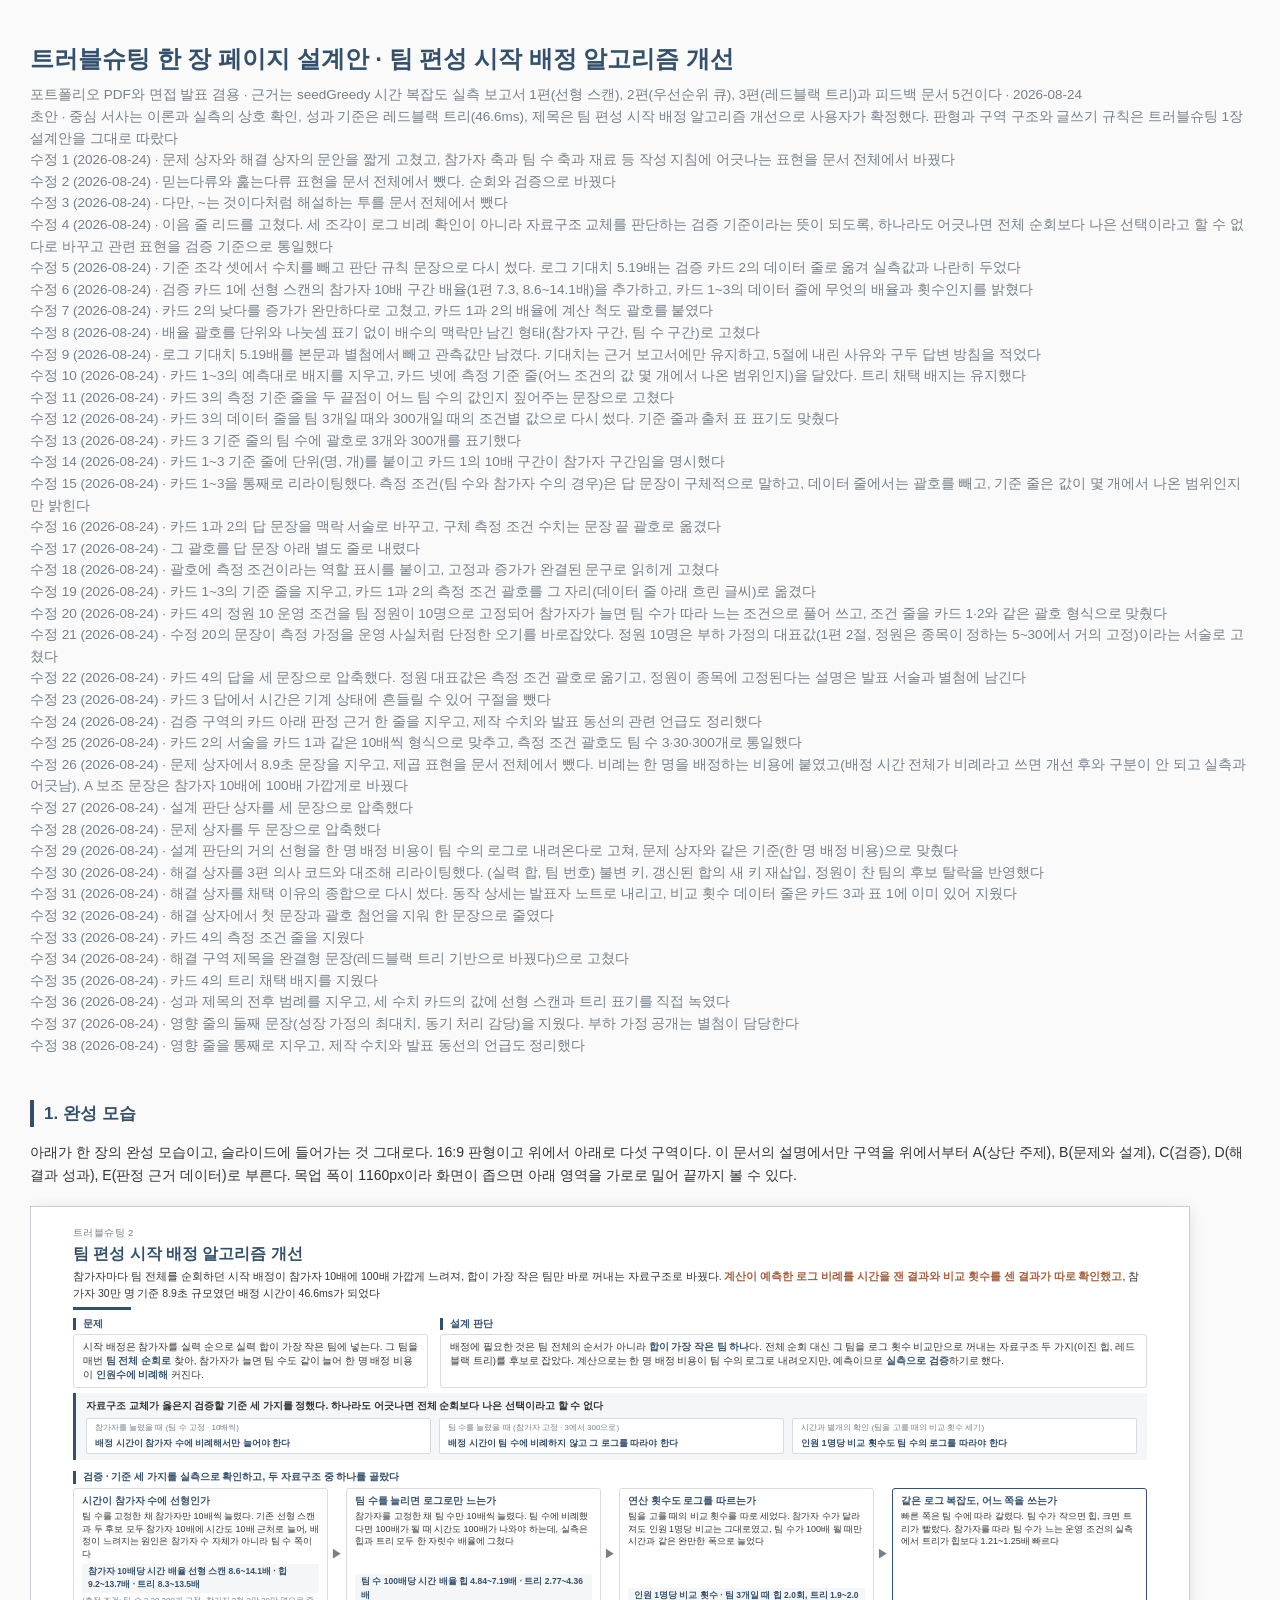
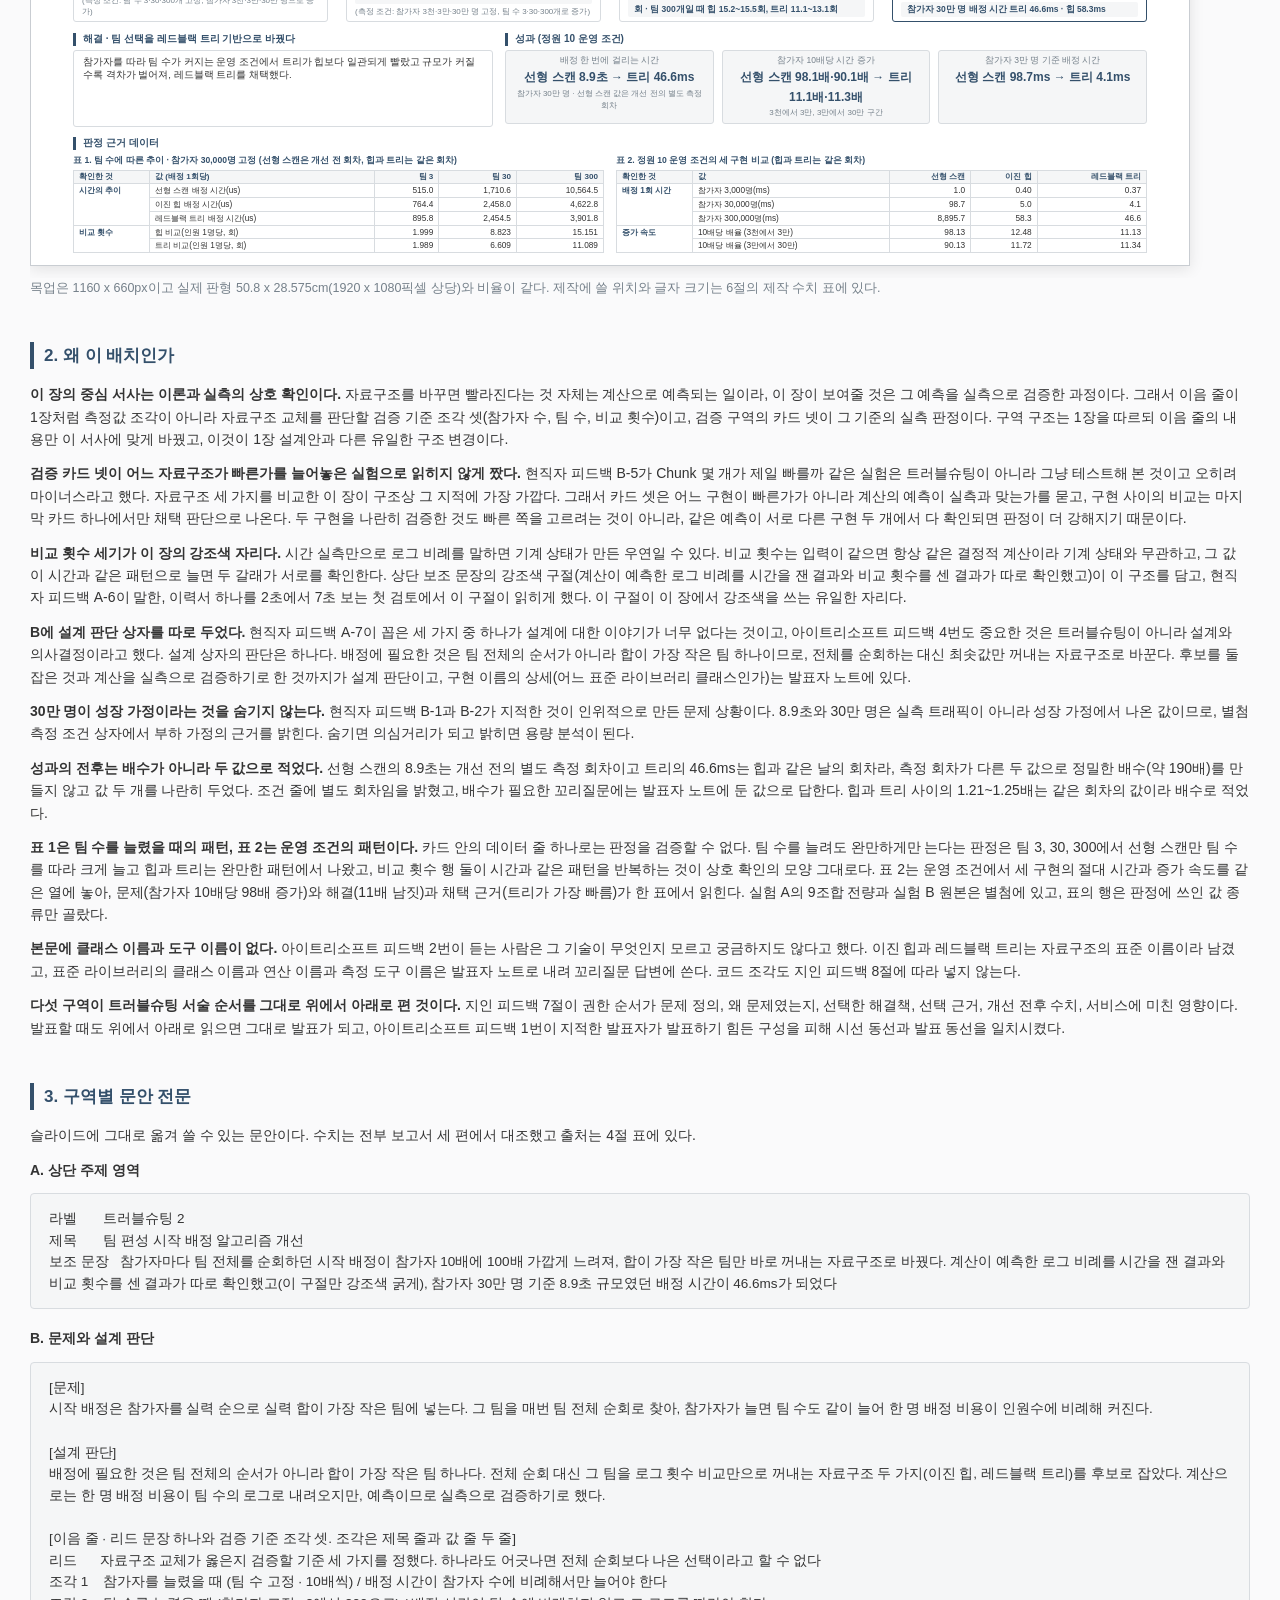
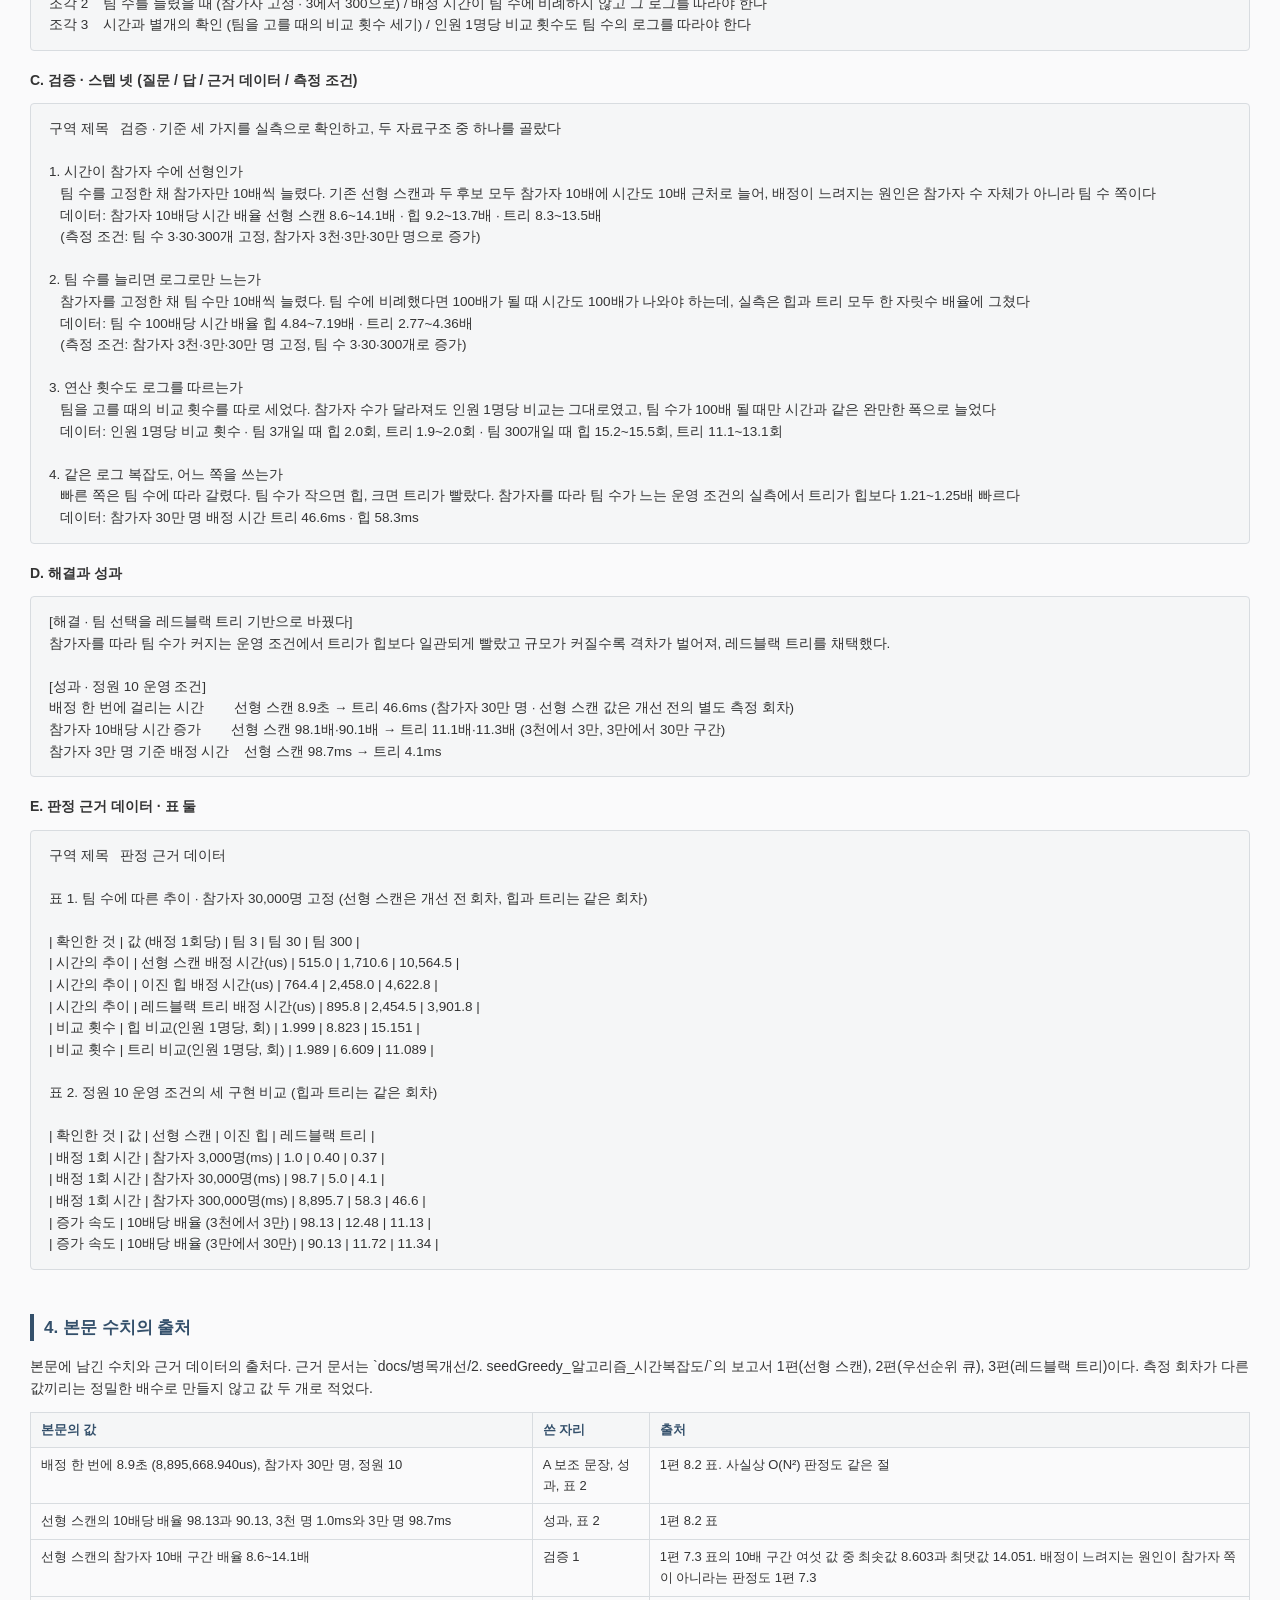
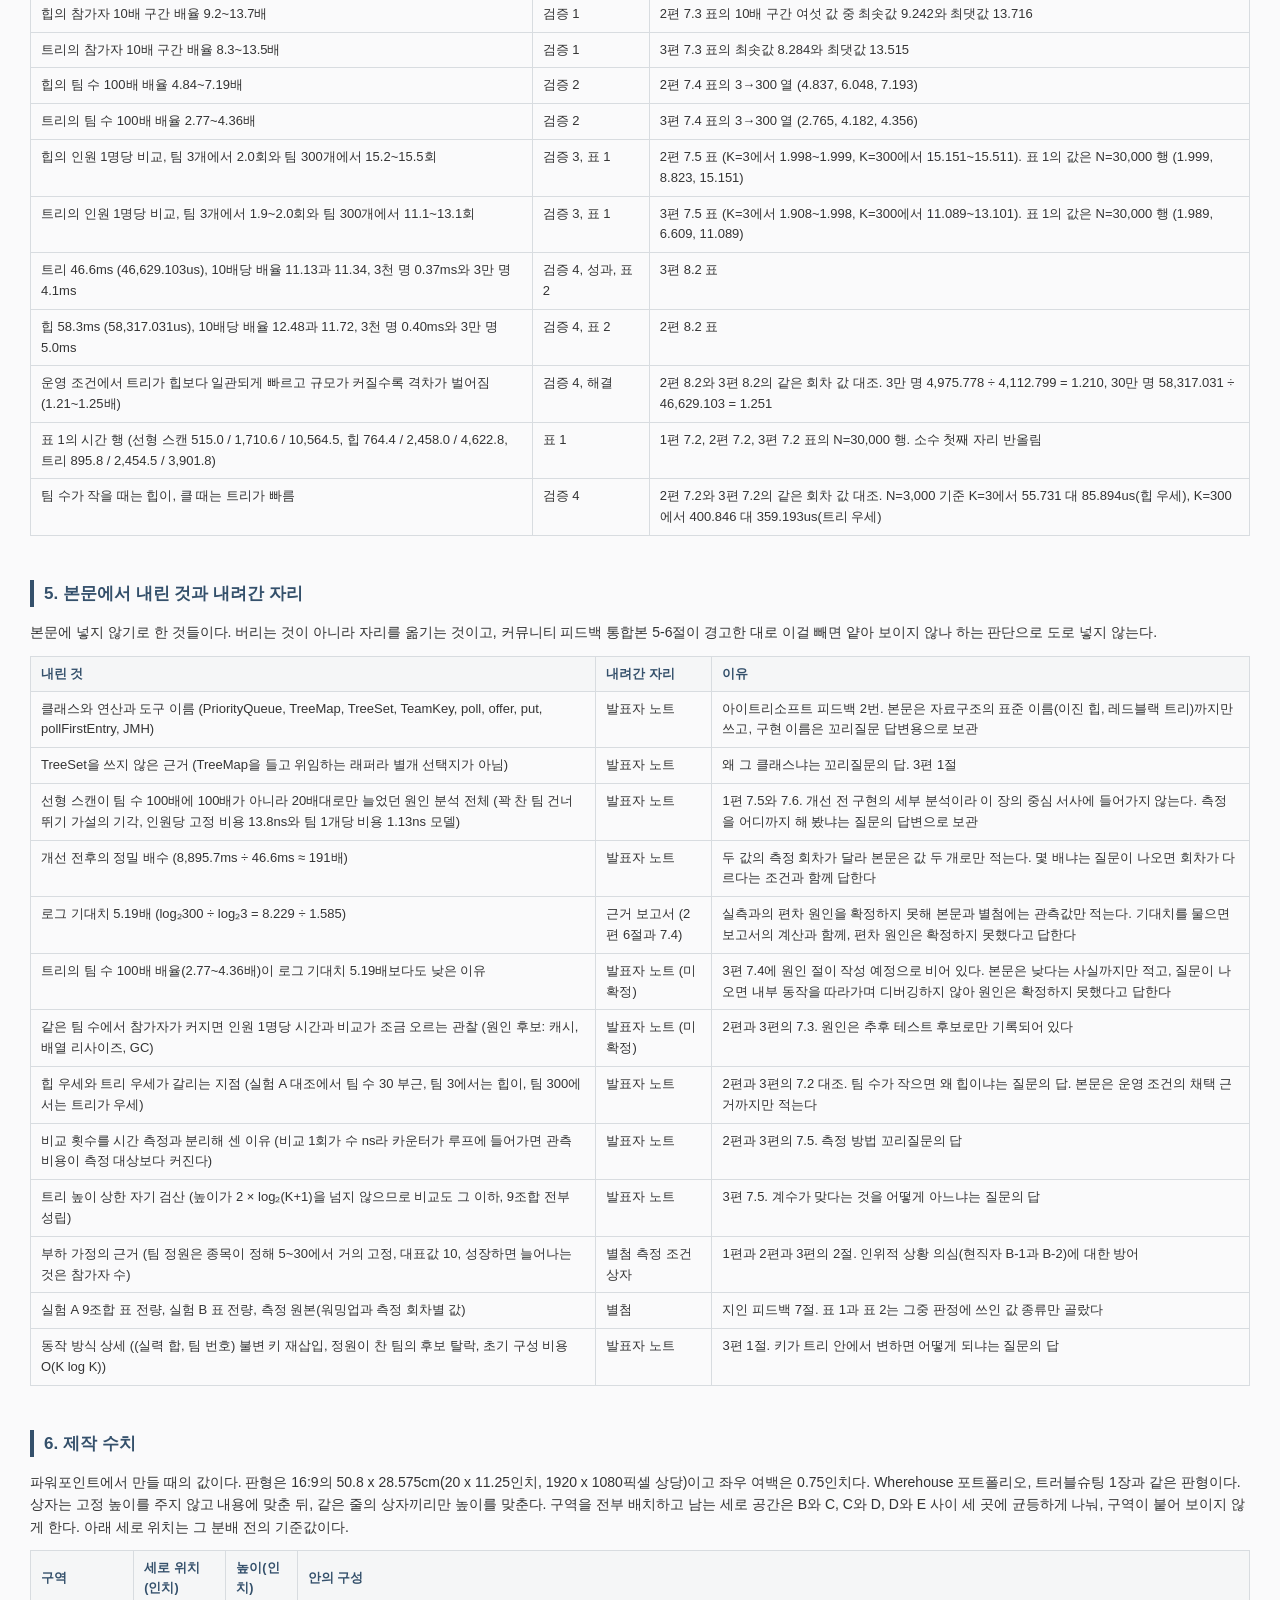
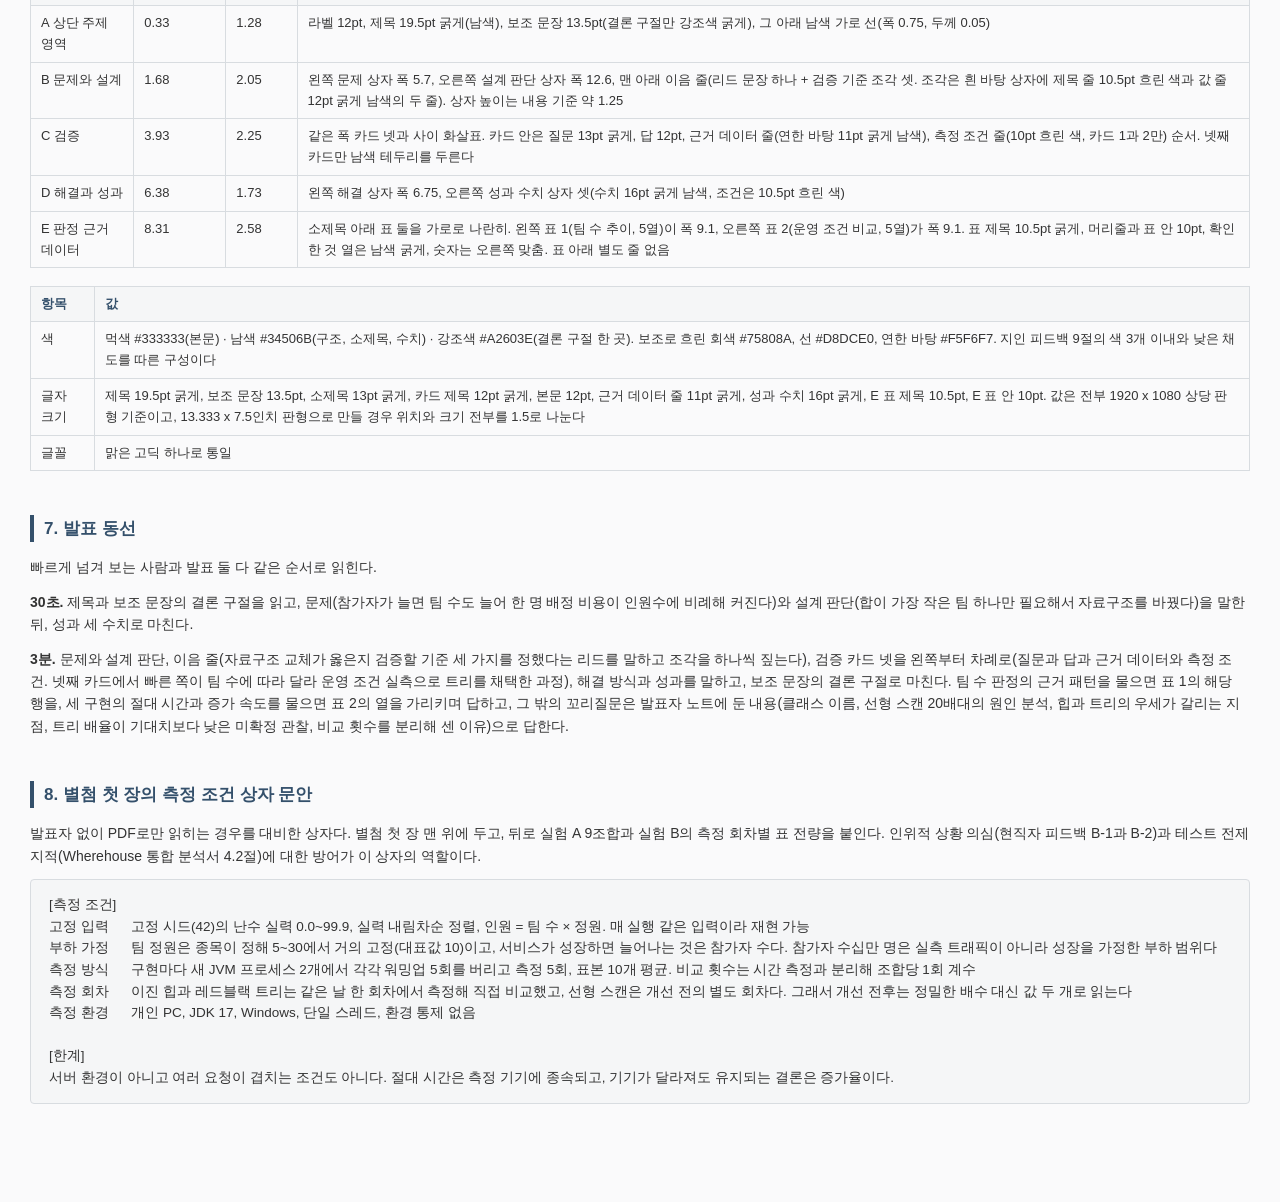
<file: docs/포트폴리오/기타/포트폴리오_와이어프레임/트러블슈팅2_페이지설계안_20260824.html>
<!DOCTYPE html>
<html lang="ko">
<head>
<meta charset="UTF-8">
<meta name="viewport" content="width=device-width, initial-scale=1.0">
<title>트러블슈팅 페이지 설계안 · 팀 편성 시작 배정 알고리즘 개선</title>
<style>
  :root {
    --ink: #333333;      /* 먹색, 본문 */
    --navy: #34506B;     /* 남색, 제목과 구조와 수치 */
    --accent: #A2603E;   /* 강조색, 한 장에 한 군데 */
    --dim: #75808A;      /* 흐린 글씨 */
    --line: #D8DCE0;     /* 선과 테두리 */
    --bg: #F5F6F7;       /* 연한 바탕 */
  }
  * { margin: 0; padding: 0; box-sizing: border-box; }
  body {
    font-family: "Malgun Gothic", "맑은 고딕", "Apple SD Gothic Neo", sans-serif;
    color: var(--ink);
    background: #FAFAFB;
    line-height: 1.6;
    padding: 40px 20px 80px;
  }
  .wrap { max-width: 1220px; margin: 0 auto; }
  h1 { font-size: 24px; color: var(--navy); margin-bottom: 6px; }
  .doc-sub { color: var(--dim); font-size: 13.5px; margin-bottom: 34px; }
  h2 {
    font-size: 17px; color: var(--navy);
    margin: 44px 0 14px; padding-left: 10px;
    border-left: 4px solid var(--navy);
  }
  p { font-size: 14px; margin-bottom: 12px; }
  .note { color: var(--dim); font-size: 12.5px; }
  table.spec { border-collapse: collapse; width: 100%; font-size: 13px; margin: 10px 0 18px; }
  table.spec th { background: var(--bg); color: var(--navy); text-align: left; padding: 7px 10px; border: 1px solid var(--line); font-size: 12.5px; }
  table.spec td { padding: 7px 10px; border: 1px solid var(--line); vertical-align: top; }
  code { background: var(--bg); padding: 1px 5px; border-radius: 3px; font-size: 12.5px; }

  /* ---------- 슬라이드 목업 ---------- */
  .slide {
    width: 1160px; height: 660px;      /* 16:9 비율 */
    background: #FFFFFF;
    border: 1px solid #C9CDD2;
    box-shadow: 0 3px 14px rgba(0,0,0,.10);
    padding: 18px 42px 12px;
    display: flex; flex-direction: column;
    margin: 8px 0 6px;
  }
  /* A 헤더 */
  .s-label { font-size: 9.5px; color: var(--dim); letter-spacing: .04em; }
  .s-title { font-size: 15.5px; font-weight: 700; color: var(--navy); margin: 2px 0 1px; }
  .s-sub { font-size: 10.5px; color: var(--ink); }
  .s-concl { color: var(--accent); font-weight: 700; }
  .s-rule { width: 58px; height: 3px; background: var(--navy); margin: 5px 0 8px; }

  .band { display: flex; gap: 12px; align-items: stretch; }
  .col { display: flex; flex-direction: column; }
  .sec-h {
    font-size: 10px; font-weight: 700; color: var(--navy); margin-bottom: 4px;
    padding-left: 7px; border-left: 3px solid var(--navy); line-height: 1.25;
  }
  .box {
    border: 1px solid var(--line); background: #fff;
    border-radius: 3px; padding: 5px 9px; font-size: 9.6px; line-height: 1.45;
  }
  .box b { color: var(--navy); }
  .col .box { flex: 1; }

  /* 근거 데이터 줄 */
  .data {
    font-size: 8.5px; font-weight: 700; color: var(--navy);
    background: var(--bg); border-radius: 2px;
    padding: 1px 6px; margin-top: 3px; display: inline-block;
  }

  /* B 문제와 설계 */
  .b-problem { flex: 0 0 355px; }
  .b-design { flex: 1; }
  .bridge {
    margin-top: 5px; background: var(--bg); border-left: 3px solid var(--navy);
    padding: 5px 10px 6px;
  }
  .b-lead { font-size: 10px; font-weight: 700; color: var(--ink); margin-bottom: 4px; }
  .b-vals { display: flex; gap: 8px; }
  .bchip {
    flex: 1; background: #fff; border: 1px solid var(--line); border-radius: 2px;
    padding: 3px 8px;
  }
  .bc-t { font-size: 8px; color: var(--dim); margin-bottom: 1px; }
  .bc-v { font-size: 9.2px; font-weight: 700; color: var(--navy); }

  /* C 검증 스텝 */
  .steps { display: flex; align-items: stretch; gap: 0; }
  .step {
    flex: 1; border: 1px solid var(--line); border-radius: 3px;
    padding: 4px 8px; background: #fff; display: flex; flex-direction: column;
  }
  .step-q { font-size: 9.6px; font-weight: 700; color: var(--navy); margin-bottom: 2px; }
  .step-a { font-size: 9px; flex: 1; line-height: 1.4; }
  .badge {
    align-self: flex-start; margin-top: 3px;
    font-size: 8.5px; font-weight: 700; padding: 0 8px; border-radius: 9px;
  }
  .badge.hit { color: #fff; background: var(--navy); }
  .step-src { font-size: 8px; color: var(--dim); margin-top: 3px; line-height: 1.35; }
  .arrow { align-self: center; color: var(--dim); font-size: 12px; padding: 0 3px; }
  .step-foot { font-size: 8.8px; color: var(--dim); margin-top: 3px; }
  .step-foot b { color: var(--navy); }

  /* D 해결과 성과 */
  .d-solve { flex: 0 0 420px; }
  .d-solve .box { line-height: 1.38; padding: 4px 9px; }
  .d-solve .data { display: block; width: fit-content; margin-top: 3px; }
  .d-result { flex: 1; }
  .metrics { display: flex; gap: 8px; margin-bottom: 3px; }
  .metric {
    flex: 1; border: 1px solid var(--line); border-radius: 3px;
    background: var(--bg); padding: 3px 8px; text-align: center;
  }
  .metric .m-name { font-size: 8.5px; color: var(--dim); margin-bottom: 1px; }
  .metric .m-val { font-size: 12px; font-weight: 700; color: var(--navy); }
  .metric .m-cond { font-size: 8px; font-weight: 400; color: var(--dim); }
  .impact { font-size: 9.6px; }

  /* E 판정 근거 데이터 패턴 */
  .e-band { display: flex; gap: 12px; align-items: flex-start; }
  .e-half { flex: 1; }
  .e-cap { font-size: 8.6px; font-weight: 700; color: var(--navy); margin-bottom: 2px; }
  .dtable { width: 100%; border-collapse: collapse; font-size: 8.3px; line-height: 1.3; }
  .dtable th {
    background: var(--bg); color: var(--navy); font-size: 8.1px;
    border: 1px solid var(--line); padding: 1px 5px; text-align: right; font-weight: 700;
  }
  .dtable th.l, .dtable td.l { text-align: left; }
  .dtable td { border: 1px solid var(--line); padding: 1px 5px; text-align: right; vertical-align: top; }
  .dtable td.z { color: var(--navy); font-weight: 700; white-space: nowrap; text-align: left; }

  .gap { flex: 1 1 10px; min-height: 10px; }

  /* 문안 블록 */
  .copy {
    background: var(--bg); border: 1px solid var(--line); border-radius: 4px;
    padding: 14px 18px; font-size: 13.5px; margin: 8px 0 18px; white-space: pre-wrap;
  }
</style>
</head>
<body>
<div class="wrap">

<h1>트러블슈팅 한 장 페이지 설계안 · 팀 편성 시작 배정 알고리즘 개선</h1>
<p class="doc-sub">포트폴리오 PDF와 면접 발표 겸용 · 근거는 seedGreedy 시간 복잡도 실측 보고서 1편(선형 스캔), 2편(우선순위 큐), 3편(레드블랙 트리)과 피드백 문서 5건이다 · 2026-08-24<br>
초안 · 중심 서사는 이론과 실측의 상호 확인, 성과 기준은 레드블랙 트리(46.6ms), 제목은 팀 편성 시작 배정 알고리즘 개선으로 사용자가 확정했다. 판형과 구역 구조와 글쓰기 규칙은 트러블슈팅 1장 설계안을 그대로 따랐다<br>
수정 1 (2026-08-24) · 문제 상자와 해결 상자의 문안을 짧게 고쳤고, 참가자 축과 팀 수 축과 재료 등 작성 지침에 어긋나는 표현을 문서 전체에서 바꿨다<br>
수정 2 (2026-08-24) · 믿는다류와 훑는다류 표현을 문서 전체에서 뺐다. 순회와 검증으로 바꿨다<br>
수정 3 (2026-08-24) · 다만, ~는 것이다처럼 해설하는 투를 문서 전체에서 뺐다<br>
수정 4 (2026-08-24) · 이음 줄 리드를 고쳤다. 세 조각이 로그 비례 확인이 아니라 자료구조 교체를 판단하는 검증 기준이라는 뜻이 되도록, 하나라도 어긋나면 전체 순회보다 나은 선택이라고 할 수 없다로 바꾸고 관련 표현을 검증 기준으로 통일했다<br>
수정 5 (2026-08-24) · 기준 조각 셋에서 수치를 빼고 판단 규칙 문장으로 다시 썼다. 로그 기대치 5.19배는 검증 카드 2의 데이터 줄로 옮겨 실측값과 나란히 두었다<br>
수정 6 (2026-08-24) · 검증 카드 1에 선형 스캔의 참가자 10배 구간 배율(1편 7.3, 8.6~14.1배)을 추가하고, 카드 1~3의 데이터 줄에 무엇의 배율과 횟수인지를 밝혔다<br>
수정 7 (2026-08-24) · 카드 2의 낮다를 증가가 완만하다로 고쳤고, 카드 1과 2의 배율에 계산 척도 괄호를 붙였다<br>
수정 8 (2026-08-24) · 배율 괄호를 단위와 나눗셈 표기 없이 배수의 맥락만 남긴 형태(참가자 구간, 팀 수 구간)로 고쳤다<br>
수정 9 (2026-08-24) · 로그 기대치 5.19배를 본문과 별첨에서 빼고 관측값만 남겼다. 기대치는 근거 보고서에만 유지하고, 5절에 내린 사유와 구두 답변 방침을 적었다<br>
수정 10 (2026-08-24) · 카드 1~3의 예측대로 배지를 지우고, 카드 넷에 측정 기준 줄(어느 조건의 값 몇 개에서 나온 범위인지)을 달았다. 트리 채택 배지는 유지했다<br>
수정 11 (2026-08-24) · 카드 3의 측정 기준 줄을 두 끝점이 어느 팀 수의 값인지 짚어주는 문장으로 고쳤다<br>
수정 12 (2026-08-24) · 카드 3의 데이터 줄을 팀 3개일 때와 300개일 때의 조건별 값으로 다시 썼다. 기준 줄과 출처 표 표기도 맞췄다<br>
수정 13 (2026-08-24) · 카드 3 기준 줄의 팀 수에 괄호로 3개와 300개를 표기했다<br>
수정 14 (2026-08-24) · 카드 1~3 기준 줄에 단위(명, 개)를 붙이고 카드 1의 10배 구간이 참가자 구간임을 명시했다<br>
수정 15 (2026-08-24) · 카드 1~3을 통째로 리라이팅했다. 측정 조건(팀 수와 참가자 수의 경우)은 답 문장이 구체적으로 말하고, 데이터 줄에서는 괄호를 빼고, 기준 줄은 값이 몇 개에서 나온 범위인지만 밝힌다<br>
수정 16 (2026-08-24) · 카드 1과 2의 답 문장을 맥락 서술로 바꾸고, 구체 측정 조건 수치는 문장 끝 괄호로 옮겼다<br>
수정 17 (2026-08-24) · 그 괄호를 답 문장 아래 별도 줄로 내렸다<br>
수정 18 (2026-08-24) · 괄호에 측정 조건이라는 역할 표시를 붙이고, 고정과 증가가 완결된 문구로 읽히게 고쳤다<br>
수정 19 (2026-08-24) · 카드 1~3의 기준 줄을 지우고, 카드 1과 2의 측정 조건 괄호를 그 자리(데이터 줄 아래 흐린 글씨)로 옮겼다<br>
수정 20 (2026-08-24) · 카드 4의 정원 10 운영 조건을 팀 정원이 10명으로 고정되어 참가자가 늘면 팀 수가 따라 느는 조건으로 풀어 쓰고, 조건 줄을 카드 1·2와 같은 괄호 형식으로 맞췄다<br>
수정 21 (2026-08-24) · 수정 20의 문장이 측정 가정을 운영 사실처럼 단정한 오기를 바로잡았다. 정원 10명은 부하 가정의 대표값(1편 2절, 정원은 종목이 정하는 5~30에서 거의 고정)이라는 서술로 고쳤다<br>
수정 22 (2026-08-24) · 카드 4의 답을 세 문장으로 압축했다. 정원 대표값은 측정 조건 괄호로 옮기고, 정원이 종목에 고정된다는 설명은 발표 서술과 별첨에 남긴다<br>
수정 23 (2026-08-24) · 카드 3 답에서 시간은 기계 상태에 흔들릴 수 있어 구절을 뺐다<br>
수정 24 (2026-08-24) · 검증 구역의 카드 아래 판정 근거 한 줄을 지우고, 제작 수치와 발표 동선의 관련 언급도 정리했다<br>
수정 25 (2026-08-24) · 카드 2의 서술을 카드 1과 같은 10배씩 형식으로 맞추고, 측정 조건 괄호도 팀 수 3·30·300개로 통일했다<br>
수정 26 (2026-08-24) · 문제 상자에서 8.9초 문장을 지우고, 제곱 표현을 문서 전체에서 뺐다. 비례는 한 명을 배정하는 비용에 붙였고(배정 시간 전체가 비례라고 쓰면 개선 후와 구분이 안 되고 실측과 어긋남), A 보조 문장은 참가자 10배에 100배 가깝게로 바꿨다<br>
수정 27 (2026-08-24) · 설계 판단 상자를 세 문장으로 압축했다<br>
수정 28 (2026-08-24) · 문제 상자를 두 문장으로 압축했다<br>
수정 29 (2026-08-24) · 설계 판단의 거의 선형을 한 명 배정 비용이 팀 수의 로그로 내려온다로 고쳐, 문제 상자와 같은 기준(한 명 배정 비용)으로 맞췄다<br>
수정 30 (2026-08-24) · 해결 상자를 3편 의사 코드와 대조해 리라이팅했다. (실력 합, 팀 번호) 불변 키, 갱신된 합의 새 키 재삽입, 정원이 찬 팀의 후보 탈락을 반영했다<br>
수정 31 (2026-08-24) · 해결 상자를 채택 이유의 종합으로 다시 썼다. 동작 상세는 발표자 노트로 내리고, 비교 횟수 데이터 줄은 카드 3과 표 1에 이미 있어 지웠다<br>
수정 32 (2026-08-24) · 해결 상자에서 첫 문장과 괄호 첨언을 지워 한 문장으로 줄였다<br>
수정 33 (2026-08-24) · 카드 4의 측정 조건 줄을 지웠다<br>
수정 34 (2026-08-24) · 해결 구역 제목을 완결형 문장(레드블랙 트리 기반으로 바꿨다)으로 고쳤다<br>
수정 35 (2026-08-24) · 카드 4의 트리 채택 배지를 지웠다<br>
수정 36 (2026-08-24) · 성과 제목의 전후 범례를 지우고, 세 수치 카드의 값에 선형 스캔과 트리 표기를 직접 녹였다<br>
수정 37 (2026-08-24) · 영향 줄의 둘째 문장(성장 가정의 최대치, 동기 처리 감당)을 지웠다. 부하 가정 공개는 별첨이 담당한다<br>
수정 38 (2026-08-24) · 영향 줄을 통째로 지우고, 제작 수치와 발표 동선의 언급도 정리했다</p>

<h2>1. 완성 모습</h2>
<p>아래가 한 장의 완성 모습이고, 슬라이드에 들어가는 것 그대로다. 16:9 판형이고 위에서 아래로 다섯 구역이다. 이 문서의 설명에서만 구역을 위에서부터 A(상단 주제), B(문제와 설계), C(검증), D(해결과 성과), E(판정 근거 데이터)로 부른다. 목업 폭이 1160px이라 화면이 좁으면 아래 영역을 가로로 밀어 끝까지 볼 수 있다.</p>

<div style="overflow-x: auto; padding-bottom: 6px;">
<div class="slide">
  <!-- A 헤더 -->
  <div>
    <div class="s-label">트러블슈팅 2</div>
    <div class="s-title">팀 편성 시작 배정 알고리즘 개선</div>
    <div class="s-sub">참가자마다 팀 전체를 순회하던 시작 배정이 참가자 10배에 100배 가깝게 느려져, 합이 가장 작은 팀만 바로 꺼내는 자료구조로 바꿨다. <span class="s-concl">계산이 예측한 로그 비례를 시간을 잰 결과와 비교 횟수를 센 결과가 따로 확인했고</span>, 참가자 30만 명 기준 8.9초 규모였던 배정 시간이 46.6ms가 되었다</div>
    <div class="s-rule"></div>
  </div>

  <!-- B 문제와 설계 -->
  <div class="band">
    <div class="b-problem col">
      <div class="sec-h">문제</div>
      <div class="box">
        시작 배정은 참가자를 실력 순으로 실력 합이 가장 작은 팀에 넣는다.
        그 팀을 매번 <b>팀 전체 순회로</b> 찾아, 참가자가 늘면 팀 수도 같이 늘어
        한 명 배정 비용이 <b>인원수에 비례해</b> 커진다.
      </div>
    </div>
    <div class="b-design col">
      <div class="sec-h">설계 판단</div>
      <div class="box">
        배정에 필요한 것은 팀 전체의 순서가 아니라 <b>합이 가장 작은 팀 하나</b>다.
        전체 순회 대신 그 팀을 로그 횟수 비교만으로 꺼내는 자료구조 두 가지(이진 힙, 레드블랙 트리)를 후보로 잡았다.
        계산으로는 한 명 배정 비용이 팀 수의 로그로 내려오지만, 예측이므로 <b>실측으로 검증</b>하기로 했다.
      </div>
    </div>
  </div>
  <div class="bridge">
    <div class="b-lead">자료구조 교체가 옳은지 검증할 기준 세 가지를 정했다. 하나라도 어긋나면 전체 순회보다 나은 선택이라고 할 수 없다</div>
    <div class="b-vals">
      <div class="bchip">
        <div class="bc-t">참가자를 늘렸을 때 (팀 수 고정 · 10배씩)</div>
        <div class="bc-v">배정 시간이 참가자 수에 비례해서만 늘어야 한다</div>
      </div>
      <div class="bchip">
        <div class="bc-t">팀 수를 늘렸을 때 (참가자 고정 · 3에서 300으로)</div>
        <div class="bc-v">배정 시간이 팀 수에 비례하지 않고 그 로그를 따라야 한다</div>
      </div>
      <div class="bchip">
        <div class="bc-t">시간과 별개의 확인 (팀을 고를 때의 비교 횟수 세기)</div>
        <div class="bc-v">인원 1명당 비교 횟수도 팀 수의 로그를 따라야 한다</div>
      </div>
    </div>
  </div>

  <div class="gap"></div>

  <!-- C 검증 -->
  <div>
    <div class="sec-h">검증 · 기준 세 가지를 실측으로 확인하고, 두 자료구조 중 하나를 골랐다</div>
    <div class="steps">
      <div class="step">
        <div class="step-q">시간이 참가자 수에 선형인가</div>
        <div class="step-a">팀 수를 고정한 채 참가자만 10배씩 늘렸다. 기존 선형 스캔과 두 후보 모두 참가자 10배에 시간도 10배 근처로 늘어, 배정이 느려지는 원인은 참가자 수 자체가 아니라 팀 수 쪽이다</div>
        <div class="data">참가자 10배당 시간 배율 선형 스캔 8.6~14.1배 · 힙 9.2~13.7배 · 트리 8.3~13.5배</div>
        <div class="step-src">(측정 조건: 팀 수 3·30·300개 고정, 참가자 3천·3만·30만 명으로 증가)</div>
      </div>
      <div class="arrow">▶</div>
      <div class="step">
        <div class="step-q">팀 수를 늘리면 로그로만 느는가</div>
        <div class="step-a">참가자를 고정한 채 팀 수만 10배씩 늘렸다. 팀 수에 비례했다면 100배가 될 때 시간도 100배가 나와야 하는데, 실측은 힙과 트리 모두 한 자릿수 배율에 그쳤다</div>
        <div class="data">팀 수 100배당 시간 배율 힙 4.84~7.19배 · 트리 2.77~4.36배</div>
        <div class="step-src">(측정 조건: 참가자 3천·3만·30만 명 고정, 팀 수 3·30·300개로 증가)</div>
      </div>
      <div class="arrow">▶</div>
      <div class="step">
        <div class="step-q">연산 횟수도 로그를 따르는가</div>
        <div class="step-a">팀을 고를 때의 비교 횟수를 따로 세었다. 참가자 수가 달라져도 인원 1명당 비교는 그대로였고, 팀 수가 100배 될 때만 시간과 같은 완만한 폭으로 늘었다</div>
        <div class="data">인원 1명당 비교 횟수 · 팀 3개일 때 힙 2.0회, 트리 1.9~2.0회 · 팀 300개일 때 힙 15.2~15.5회, 트리 11.1~13.1회</div>
      </div>
      <div class="arrow">▶</div>
      <div class="step" style="border-color: var(--navy);">
        <div class="step-q">같은 로그 복잡도, 어느 쪽을 쓰는가</div>
        <div class="step-a">빠른 쪽은 팀 수에 따라 갈렸다. 팀 수가 작으면 힙, 크면 트리가 빨랐다. 참가자를 따라 팀 수가 느는 운영 조건의 실측에서 트리가 힙보다 1.21~1.25배 빠르다</div>
        <div class="data">참가자 30만 명 배정 시간 트리 46.6ms · 힙 58.3ms</div>
      </div>
    </div>
  </div>

  <div class="gap"></div>

  <!-- D 해결과 성과 -->
  <div class="band">
    <div class="d-solve col">
      <div class="sec-h">해결 · 팀 선택을 레드블랙 트리 기반으로 바꿨다</div>
      <div class="box">
        참가자를 따라 팀 수가 커지는 운영 조건에서 트리가 힙보다 일관되게 빨랐고
        규모가 커질수록 격차가 벌어져, 레드블랙 트리를 채택했다.
      </div>
    </div>
    <div class="d-result col">
      <div class="sec-h">성과 (정원 10 운영 조건)</div>
      <div class="metrics">
        <div class="metric">
          <div class="m-name">배정 한 번에 걸리는 시간</div>
          <div class="m-val">선형 스캔 8.9초 → 트리 46.6ms</div>
          <div class="m-cond">참가자 30만 명 · 선형 스캔 값은 개선 전의 별도 측정 회차</div>
        </div>
        <div class="metric">
          <div class="m-name">참가자 10배당 시간 증가</div>
          <div class="m-val">선형 스캔 98.1배·90.1배 → 트리 11.1배·11.3배</div>
          <div class="m-cond">3천에서 3만, 3만에서 30만 구간</div>
        </div>
        <div class="metric">
          <div class="m-name">참가자 3만 명 기준 배정 시간</div>
          <div class="m-val">선형 스캔 98.7ms → 트리 4.1ms</div>
        </div>
      </div>
    </div>
  </div>

  <div class="gap"></div>

  <!-- E 판정 근거 데이터 패턴 -->
  <div>
    <div class="sec-h">판정 근거 데이터</div>
    <div class="e-band">
      <div class="e-half">
        <div class="e-cap">표 1. 팀 수에 따른 추이 · 참가자 30,000명 고정 (선형 스캔은 개선 전 회차, 힙과 트리는 같은 회차)</div>
        <table class="dtable">
          <tr><th class="l" style="width:76px;">확인한 것</th><th class="l">값 (배정 1회당)</th><th>팀 3</th><th>팀 30</th><th>팀 300</th></tr>
          <tr><td class="z" rowspan="3">시간의 추이</td><td class="l">선형 스캔 배정 시간(us)</td><td>515.0</td><td>1,710.6</td><td>10,564.5</td></tr>
          <tr><td class="l">이진 힙 배정 시간(us)</td><td>764.4</td><td>2,458.0</td><td>4,622.8</td></tr>
          <tr><td class="l">레드블랙 트리 배정 시간(us)</td><td>895.8</td><td>2,454.5</td><td>3,901.8</td></tr>
          <tr><td class="z" rowspan="2">비교 횟수</td><td class="l">힙 비교(인원 1명당, 회)</td><td>1.999</td><td>8.823</td><td>15.151</td></tr>
          <tr><td class="l">트리 비교(인원 1명당, 회)</td><td>1.989</td><td>6.609</td><td>11.089</td></tr>
        </table>
      </div>
      <div class="e-half">
        <div class="e-cap">표 2. 정원 10 운영 조건의 세 구현 비교 (힙과 트리는 같은 회차)</div>
        <table class="dtable">
          <tr><th class="l" style="width:76px;">확인한 것</th><th class="l">값</th><th>선형 스캔</th><th>이진 힙</th><th>레드블랙 트리</th></tr>
          <tr><td class="z" rowspan="3">배정 1회 시간</td><td class="l">참가자 3,000명(ms)</td><td>1.0</td><td>0.40</td><td>0.37</td></tr>
          <tr><td class="l">참가자 30,000명(ms)</td><td>98.7</td><td>5.0</td><td>4.1</td></tr>
          <tr><td class="l">참가자 300,000명(ms)</td><td>8,895.7</td><td>58.3</td><td>46.6</td></tr>
          <tr><td class="z" rowspan="2">증가 속도</td><td class="l">10배당 배율 (3천에서 3만)</td><td>98.13</td><td>12.48</td><td>11.13</td></tr>
          <tr><td class="l">10배당 배율 (3만에서 30만)</td><td>90.13</td><td>11.72</td><td>11.34</td></tr>
        </table>
      </div>
    </div>
  </div>
</div>
</div>
<p class="note">목업은 1160 x 660px이고 실제 판형 50.8 x 28.575cm(1920 x 1080픽셀 상당)와 비율이 같다. 제작에 쓸 위치와 글자 크기는 6절의 제작 수치 표에 있다.</p>

<h2>2. 왜 이 배치인가</h2>

<p><b>이 장의 중심 서사는 이론과 실측의 상호 확인이다.</b> 자료구조를 바꾸면 빨라진다는 것 자체는 계산으로 예측되는 일이라, 이 장이 보여줄 것은 그 예측을 실측으로 검증한 과정이다. 그래서 이음 줄이 1장처럼 측정값 조각이 아니라 자료구조 교체를 판단할 검증 기준 조각 셋(참가자 수, 팀 수, 비교 횟수)이고, 검증 구역의 카드 넷이 그 기준의 실측 판정이다. 구역 구조는 1장을 따르되 이음 줄의 내용만 이 서사에 맞게 바꿨고, 이것이 1장 설계안과 다른 유일한 구조 변경이다.</p>

<p><b>검증 카드 넷이 어느 자료구조가 빠른가를 늘어놓은 실험으로 읽히지 않게 짰다.</b> 현직자 피드백 B-5가 Chunk 몇 개가 제일 빠를까 같은 실험은 트러블슈팅이 아니라 그냥 테스트해 본 것이고 오히려 마이너스라고 했다. 자료구조 세 가지를 비교한 이 장이 구조상 그 지적에 가장 가깝다. 그래서 카드 셋은 어느 구현이 빠른가가 아니라 계산의 예측이 실측과 맞는가를 묻고, 구현 사이의 비교는 마지막 카드 하나에서만 채택 판단으로 나온다. 두 구현을 나란히 검증한 것도 빠른 쪽을 고르려는 것이 아니라, 같은 예측이 서로 다른 구현 두 개에서 다 확인되면 판정이 더 강해지기 때문이다.</p>

<p><b>비교 횟수 세기가 이 장의 강조색 자리다.</b> 시간 실측만으로 로그 비례를 말하면 기계 상태가 만든 우연일 수 있다. 비교 횟수는 입력이 같으면 항상 같은 결정적 계산이라 기계 상태와 무관하고, 그 값이 시간과 같은 패턴으로 늘면 두 갈래가 서로를 확인한다. 상단 보조 문장의 강조색 구절(계산이 예측한 로그 비례를 시간을 잰 결과와 비교 횟수를 센 결과가 따로 확인했고)이 이 구조를 담고, 현직자 피드백 A-6이 말한, 이력서 하나를 2초에서 7초 보는 첫 검토에서 이 구절이 읽히게 했다. 이 구절이 이 장에서 강조색을 쓰는 유일한 자리다.</p>

<p><b>B에 설계 판단 상자를 따로 두었다.</b> 현직자 피드백 A-7이 꼽은 세 가지 중 하나가 설계에 대한 이야기가 너무 없다는 것이고, 아이트리소프트 피드백 4번도 중요한 것은 트러블슈팅이 아니라 설계와 의사결정이라고 했다. 설계 상자의 판단은 하나다. 배정에 필요한 것은 팀 전체의 순서가 아니라 합이 가장 작은 팀 하나이므로, 전체를 순회하는 대신 최솟값만 꺼내는 자료구조로 바꾼다. 후보를 둘 잡은 것과 계산을 실측으로 검증하기로 한 것까지가 설계 판단이고, 구현 이름의 상세(어느 표준 라이브러리 클래스인가)는 발표자 노트에 있다.</p>

<p><b>30만 명이 성장 가정이라는 것을 숨기지 않는다.</b> 현직자 피드백 B-1과 B-2가 지적한 것이 인위적으로 만든 문제 상황이다. 8.9초와 30만 명은 실측 트래픽이 아니라 성장 가정에서 나온 값이므로, 별첨 측정 조건 상자에서 부하 가정의 근거를 밝힌다. 숨기면 의심거리가 되고 밝히면 용량 분석이 된다.</p>

<p><b>성과의 전후는 배수가 아니라 두 값으로 적었다.</b> 선형 스캔의 8.9초는 개선 전의 별도 측정 회차이고 트리의 46.6ms는 힙과 같은 날의 회차라, 측정 회차가 다른 두 값으로 정밀한 배수(약 190배)를 만들지 않고 값 두 개를 나란히 두었다. 조건 줄에 별도 회차임을 밝혔고, 배수가 필요한 꼬리질문에는 발표자 노트에 둔 값으로 답한다. 힙과 트리 사이의 1.21~1.25배는 같은 회차의 값이라 배수로 적었다.</p>

<p><b>표 1은 팀 수를 늘렸을 때의 패턴, 표 2는 운영 조건의 패턴이다.</b> 카드 안의 데이터 줄 하나로는 판정을 검증할 수 없다. 팀 수를 늘려도 완만하게만 는다는 판정은 팀 3, 30, 300에서 선형 스캔만 팀 수를 따라 크게 늘고 힙과 트리는 완만한 패턴에서 나왔고, 비교 횟수 행 둘이 시간과 같은 패턴을 반복하는 것이 상호 확인의 모양 그대로다. 표 2는 운영 조건에서 세 구현의 절대 시간과 증가 속도를 같은 열에 놓아, 문제(참가자 10배당 98배 증가)와 해결(11배 남짓)과 채택 근거(트리가 가장 빠름)가 한 표에서 읽힌다. 실험 A의 9조합 전량과 실험 B 원본은 별첨에 있고, 표의 행은 판정에 쓰인 값 종류만 골랐다.</p>

<p><b>본문에 클래스 이름과 도구 이름이 없다.</b> 아이트리소프트 피드백 2번이 듣는 사람은 그 기술이 무엇인지 모르고 궁금하지도 않다고 했다. 이진 힙과 레드블랙 트리는 자료구조의 표준 이름이라 남겼고, 표준 라이브러리의 클래스 이름과 연산 이름과 측정 도구 이름은 발표자 노트로 내려 꼬리질문 답변에 쓴다. 코드 조각도 지인 피드백 8절에 따라 넣지 않는다.</p>

<p><b>다섯 구역이 트러블슈팅 서술 순서를 그대로 위에서 아래로 편 것이다.</b> 지인 피드백 7절이 권한 순서가 문제 정의, 왜 문제였는지, 선택한 해결책, 선택 근거, 개선 전후 수치, 서비스에 미친 영향이다. 발표할 때도 위에서 아래로 읽으면 그대로 발표가 되고, 아이트리소프트 피드백 1번이 지적한 발표자가 발표하기 힘든 구성을 피해 시선 동선과 발표 동선을 일치시켰다.</p>

<h2>3. 구역별 문안 전문</h2>
<p>슬라이드에 그대로 옮겨 쓸 수 있는 문안이다. 수치는 전부 보고서 세 편에서 대조했고 출처는 4절 표에 있다.</p>

<p><b>A. 상단 주제 영역</b></p>
<div class="copy">라벨       트러블슈팅 2
제목       팀 편성 시작 배정 알고리즘 개선
보조 문장   참가자마다 팀 전체를 순회하던 시작 배정이 참가자 10배에 100배 가깝게 느려져, 합이 가장 작은 팀만 바로 꺼내는 자료구조로 바꿨다. 계산이 예측한 로그 비례를 시간을 잰 결과와 비교 횟수를 센 결과가 따로 확인했고(이 구절만 강조색 굵게), 참가자 30만 명 기준 8.9초 규모였던 배정 시간이 46.6ms가 되었다</div>

<p><b>B. 문제와 설계 판단</b></p>
<div class="copy">[문제]
시작 배정은 참가자를 실력 순으로 실력 합이 가장 작은 팀에 넣는다. 그 팀을 매번 팀 전체 순회로 찾아, 참가자가 늘면 팀 수도 같이 늘어 한 명 배정 비용이 인원수에 비례해 커진다.

[설계 판단]
배정에 필요한 것은 팀 전체의 순서가 아니라 합이 가장 작은 팀 하나다. 전체 순회 대신 그 팀을 로그 횟수 비교만으로 꺼내는 자료구조 두 가지(이진 힙, 레드블랙 트리)를 후보로 잡았다. 계산으로는 한 명 배정 비용이 팀 수의 로그로 내려오지만, 예측이므로 실측으로 검증하기로 했다.

[이음 줄 · 리드 문장 하나와 검증 기준 조각 셋. 조각은 제목 줄과 값 줄 두 줄]
리드      자료구조 교체가 옳은지 검증할 기준 세 가지를 정했다. 하나라도 어긋나면 전체 순회보다 나은 선택이라고 할 수 없다
조각 1    참가자를 늘렸을 때 (팀 수 고정 · 10배씩) / 배정 시간이 참가자 수에 비례해서만 늘어야 한다
조각 2    팀 수를 늘렸을 때 (참가자 고정 · 3에서 300으로) / 배정 시간이 팀 수에 비례하지 않고 그 로그를 따라야 한다
조각 3    시간과 별개의 확인 (팀을 고를 때의 비교 횟수 세기) / 인원 1명당 비교 횟수도 팀 수의 로그를 따라야 한다</div>

<p><b>C. 검증 · 스텝 넷 (질문 / 답 / 근거 데이터 / 측정 조건)</b></p>
<div class="copy">구역 제목   검증 · 기준 세 가지를 실측으로 확인하고, 두 자료구조 중 하나를 골랐다

1. 시간이 참가자 수에 선형인가
   팀 수를 고정한 채 참가자만 10배씩 늘렸다. 기존 선형 스캔과 두 후보 모두 참가자 10배에 시간도 10배 근처로 늘어, 배정이 느려지는 원인은 참가자 수 자체가 아니라 팀 수 쪽이다
   데이터: 참가자 10배당 시간 배율 선형 스캔 8.6~14.1배 · 힙 9.2~13.7배 · 트리 8.3~13.5배
   (측정 조건: 팀 수 3·30·300개 고정, 참가자 3천·3만·30만 명으로 증가)

2. 팀 수를 늘리면 로그로만 느는가
   참가자를 고정한 채 팀 수만 10배씩 늘렸다. 팀 수에 비례했다면 100배가 될 때 시간도 100배가 나와야 하는데, 실측은 힙과 트리 모두 한 자릿수 배율에 그쳤다
   데이터: 팀 수 100배당 시간 배율 힙 4.84~7.19배 · 트리 2.77~4.36배
   (측정 조건: 참가자 3천·3만·30만 명 고정, 팀 수 3·30·300개로 증가)

3. 연산 횟수도 로그를 따르는가
   팀을 고를 때의 비교 횟수를 따로 세었다. 참가자 수가 달라져도 인원 1명당 비교는 그대로였고, 팀 수가 100배 될 때만 시간과 같은 완만한 폭으로 늘었다
   데이터: 인원 1명당 비교 횟수 · 팀 3개일 때 힙 2.0회, 트리 1.9~2.0회 · 팀 300개일 때 힙 15.2~15.5회, 트리 11.1~13.1회

4. 같은 로그 복잡도, 어느 쪽을 쓰는가
   빠른 쪽은 팀 수에 따라 갈렸다. 팀 수가 작으면 힙, 크면 트리가 빨랐다. 참가자를 따라 팀 수가 느는 운영 조건의 실측에서 트리가 힙보다 1.21~1.25배 빠르다
   데이터: 참가자 30만 명 배정 시간 트리 46.6ms · 힙 58.3ms</div>

<p><b>D. 해결과 성과</b></p>
<div class="copy">[해결 · 팀 선택을 레드블랙 트리 기반으로 바꿨다]
참가자를 따라 팀 수가 커지는 운영 조건에서 트리가 힙보다 일관되게 빨랐고 규모가 커질수록 격차가 벌어져, 레드블랙 트리를 채택했다.

[성과 · 정원 10 운영 조건]
배정 한 번에 걸리는 시간        선형 스캔 8.9초 → 트리 46.6ms (참가자 30만 명 · 선형 스캔 값은 개선 전의 별도 측정 회차)
참가자 10배당 시간 증가        선형 스캔 98.1배·90.1배 → 트리 11.1배·11.3배 (3천에서 3만, 3만에서 30만 구간)
참가자 3만 명 기준 배정 시간    선형 스캔 98.7ms → 트리 4.1ms</div>

<p><b>E. 판정 근거 데이터 · 표 둘</b></p>
<div class="copy">구역 제목   판정 근거 데이터

표 1. 팀 수에 따른 추이 · 참가자 30,000명 고정 (선형 스캔은 개선 전 회차, 힙과 트리는 같은 회차)

| 확인한 것 | 값 (배정 1회당) | 팀 3 | 팀 30 | 팀 300 |
| 시간의 추이 | 선형 스캔 배정 시간(us) | 515.0 | 1,710.6 | 10,564.5 |
| 시간의 추이 | 이진 힙 배정 시간(us) | 764.4 | 2,458.0 | 4,622.8 |
| 시간의 추이 | 레드블랙 트리 배정 시간(us) | 895.8 | 2,454.5 | 3,901.8 |
| 비교 횟수 | 힙 비교(인원 1명당, 회) | 1.999 | 8.823 | 15.151 |
| 비교 횟수 | 트리 비교(인원 1명당, 회) | 1.989 | 6.609 | 11.089 |

표 2. 정원 10 운영 조건의 세 구현 비교 (힙과 트리는 같은 회차)

| 확인한 것 | 값 | 선형 스캔 | 이진 힙 | 레드블랙 트리 |
| 배정 1회 시간 | 참가자 3,000명(ms) | 1.0 | 0.40 | 0.37 |
| 배정 1회 시간 | 참가자 30,000명(ms) | 98.7 | 5.0 | 4.1 |
| 배정 1회 시간 | 참가자 300,000명(ms) | 8,895.7 | 58.3 | 46.6 |
| 증가 속도 | 10배당 배율 (3천에서 3만) | 98.13 | 12.48 | 11.13 |
| 증가 속도 | 10배당 배율 (3만에서 30만) | 90.13 | 11.72 | 11.34 |</div>

<h2>4. 본문 수치의 출처</h2>
<p>본문에 남긴 수치와 근거 데이터의 출처다. 근거 문서는 `docs/병목개선/2. seedGreedy_알고리즘_시간복잡도/`의 보고서 1편(선형 스캔), 2편(우선순위 큐), 3편(레드블랙 트리)이다. 측정 회차가 다른 값끼리는 정밀한 배수로 만들지 않고 값 두 개로 적었다.</p>
<table class="spec">
  <tr><th>본문의 값</th><th>쓴 자리</th><th>출처</th></tr>
  <tr><td>배정 한 번에 8.9초 (8,895,668.940us), 참가자 30만 명, 정원 10</td><td>A 보조 문장, 성과, 표 2</td><td>1편 8.2 표. 사실상 O(N²) 판정도 같은 절</td></tr>
  <tr><td>선형 스캔의 10배당 배율 98.13과 90.13, 3천 명 1.0ms와 3만 명 98.7ms</td><td>성과, 표 2</td><td>1편 8.2 표</td></tr>
  <tr><td>선형 스캔의 참가자 10배 구간 배율 8.6~14.1배</td><td>검증 1</td><td>1편 7.3 표의 10배 구간 여섯 값 중 최솟값 8.603과 최댓값 14.051. 배정이 느려지는 원인이 참가자 쪽이 아니라는 판정도 1편 7.3</td></tr>
  <tr><td>힙의 참가자 10배 구간 배율 9.2~13.7배</td><td>검증 1</td><td>2편 7.3 표의 10배 구간 여섯 값 중 최솟값 9.242와 최댓값 13.716</td></tr>
  <tr><td>트리의 참가자 10배 구간 배율 8.3~13.5배</td><td>검증 1</td><td>3편 7.3 표의 최솟값 8.284와 최댓값 13.515</td></tr>
  <tr><td>힙의 팀 수 100배 배율 4.84~7.19배</td><td>검증 2</td><td>2편 7.4 표의 3→300 열 (4.837, 6.048, 7.193)</td></tr>
  <tr><td>트리의 팀 수 100배 배율 2.77~4.36배</td><td>검증 2</td><td>3편 7.4 표의 3→300 열 (2.765, 4.182, 4.356)</td></tr>
  <tr><td>힙의 인원 1명당 비교, 팀 3개에서 2.0회와 팀 300개에서 15.2~15.5회</td><td>검증 3, 표 1</td><td>2편 7.5 표 (K=3에서 1.998~1.999, K=300에서 15.151~15.511). 표 1의 값은 N=30,000 행 (1.999, 8.823, 15.151)</td></tr>
  <tr><td>트리의 인원 1명당 비교, 팀 3개에서 1.9~2.0회와 팀 300개에서 11.1~13.1회</td><td>검증 3, 표 1</td><td>3편 7.5 표 (K=3에서 1.908~1.998, K=300에서 11.089~13.101). 표 1의 값은 N=30,000 행 (1.989, 6.609, 11.089)</td></tr>
  <tr><td>트리 46.6ms (46,629.103us), 10배당 배율 11.13과 11.34, 3천 명 0.37ms와 3만 명 4.1ms</td><td>검증 4, 성과, 표 2</td><td>3편 8.2 표</td></tr>
  <tr><td>힙 58.3ms (58,317.031us), 10배당 배율 12.48과 11.72, 3천 명 0.40ms와 3만 명 5.0ms</td><td>검증 4, 표 2</td><td>2편 8.2 표</td></tr>
  <tr><td>운영 조건에서 트리가 힙보다 일관되게 빠르고 규모가 커질수록 격차가 벌어짐 (1.21~1.25배)</td><td>검증 4, 해결</td><td>2편 8.2와 3편 8.2의 같은 회차 값 대조. 3만 명 4,975.778 ÷ 4,112.799 = 1.210, 30만 명 58,317.031 ÷ 46,629.103 = 1.251</td></tr>
  <tr><td>표 1의 시간 행 (선형 스캔 515.0 / 1,710.6 / 10,564.5, 힙 764.4 / 2,458.0 / 4,622.8, 트리 895.8 / 2,454.5 / 3,901.8)</td><td>표 1</td><td>1편 7.2, 2편 7.2, 3편 7.2 표의 N=30,000 행. 소수 첫째 자리 반올림</td></tr>
  <tr><td>팀 수가 작을 때는 힙이, 클 때는 트리가 빠름</td><td>검증 4</td><td>2편 7.2와 3편 7.2의 같은 회차 값 대조. N=3,000 기준 K=3에서 55.731 대 85.894us(힙 우세), K=300에서 400.846 대 359.193us(트리 우세)</td></tr>
</table>

<h2>5. 본문에서 내린 것과 내려간 자리</h2>

<p>본문에 넣지 않기로 한 것들이다. 버리는 것이 아니라 자리를 옮기는 것이고, 커뮤니티 피드백 통합본 5-6절이 경고한 대로 이걸 빼면 얕아 보이지 않나 하는 판단으로 도로 넣지 않는다.</p>

<table class="spec">
  <tr><th>내린 것</th><th>내려간 자리</th><th>이유</th></tr>
  <tr><td>클래스와 연산과 도구 이름 (PriorityQueue, TreeMap, TreeSet, TeamKey, poll, offer, put, pollFirstEntry, JMH)</td><td>발표자 노트</td><td>아이트리소프트 피드백 2번. 본문은 자료구조의 표준 이름(이진 힙, 레드블랙 트리)까지만 쓰고, 구현 이름은 꼬리질문 답변용으로 보관</td></tr>
  <tr><td>TreeSet을 쓰지 않은 근거 (TreeMap을 들고 위임하는 래퍼라 별개 선택지가 아님)</td><td>발표자 노트</td><td>왜 그 클래스냐는 꼬리질문의 답. 3편 1절</td></tr>
  <tr><td>선형 스캔이 팀 수 100배에 100배가 아니라 20배대로만 늘었던 원인 분석 전체 (꽉 찬 팀 건너뛰기 가설의 기각, 인원당 고정 비용 13.8ns와 팀 1개당 비용 1.13ns 모델)</td><td>발표자 노트</td><td>1편 7.5와 7.6. 개선 전 구현의 세부 분석이라 이 장의 중심 서사에 들어가지 않는다. 측정을 어디까지 해 봤냐는 질문의 답변으로 보관</td></tr>
  <tr><td>개선 전후의 정밀 배수 (8,895.7ms ÷ 46.6ms ≈ 191배)</td><td>발표자 노트</td><td>두 값의 측정 회차가 달라 본문은 값 두 개로만 적는다. 몇 배냐는 질문이 나오면 회차가 다르다는 조건과 함께 답한다</td></tr>
  <tr><td>로그 기대치 5.19배 (log₂300 ÷ log₂3 = 8.229 ÷ 1.585)</td><td>근거 보고서 (2편 6절과 7.4)</td><td>실측과의 편차 원인을 확정하지 못해 본문과 별첨에는 관측값만 적는다. 기대치를 물으면 보고서의 계산과 함께, 편차 원인은 확정하지 못했다고 답한다</td></tr>
  <tr><td>트리의 팀 수 100배 배율(2.77~4.36배)이 로그 기대치 5.19배보다도 낮은 이유</td><td>발표자 노트 (미확정)</td><td>3편 7.4에 원인 절이 작성 예정으로 비어 있다. 본문은 낮다는 사실까지만 적고, 질문이 나오면 내부 동작을 따라가며 디버깅하지 않아 원인은 확정하지 못했다고 답한다</td></tr>
  <tr><td>같은 팀 수에서 참가자가 커지면 인원 1명당 시간과 비교가 조금 오르는 관찰 (원인 후보: 캐시, 배열 리사이즈, GC)</td><td>발표자 노트 (미확정)</td><td>2편과 3편의 7.3. 원인은 추후 테스트 후보로만 기록되어 있다</td></tr>
  <tr><td>힙 우세와 트리 우세가 갈리는 지점 (실험 A 대조에서 팀 수 30 부근, 팀 3에서는 힙이, 팀 300에서는 트리가 우세)</td><td>발표자 노트</td><td>2편과 3편의 7.2 대조. 팀 수가 작으면 왜 힙이냐는 질문의 답. 본문은 운영 조건의 채택 근거까지만 적는다</td></tr>
  <tr><td>비교 횟수를 시간 측정과 분리해 센 이유 (비교 1회가 수 ns라 카운터가 루프에 들어가면 관측 비용이 측정 대상보다 커진다)</td><td>발표자 노트</td><td>2편과 3편의 7.5. 측정 방법 꼬리질문의 답</td></tr>
  <tr><td>트리 높이 상한 자기 검산 (높이가 2 × log₂(K+1)을 넘지 않으므로 비교도 그 이하, 9조합 전부 성립)</td><td>발표자 노트</td><td>3편 7.5. 계수가 맞다는 것을 어떻게 아느냐는 질문의 답</td></tr>
  <tr><td>부하 가정의 근거 (팀 정원은 종목이 정해 5~30에서 거의 고정, 대표값 10, 성장하면 늘어나는 것은 참가자 수)</td><td>별첨 측정 조건 상자</td><td>1편과 2편과 3편의 2절. 인위적 상황 의심(현직자 B-1과 B-2)에 대한 방어</td></tr>
  <tr><td>실험 A 9조합 표 전량, 실험 B 표 전량, 측정 원본(워밍업과 측정 회차별 값)</td><td>별첨</td><td>지인 피드백 7절. 표 1과 표 2는 그중 판정에 쓰인 값 종류만 골랐다</td></tr>
  <tr><td>동작 방식 상세 ((실력 합, 팀 번호) 불변 키 재삽입, 정원이 찬 팀의 후보 탈락, 초기 구성 비용 O(K log K))</td><td>발표자 노트</td><td>3편 1절. 키가 트리 안에서 변하면 어떻게 되냐는 질문의 답</td></tr>
</table>

<h2>6. 제작 수치</h2>
<p>파워포인트에서 만들 때의 값이다. 판형은 16:9의 50.8 x 28.575cm(20 x 11.25인치, 1920 x 1080픽셀 상당)이고 좌우 여백은 0.75인치다. Wherehouse 포트폴리오, 트러블슈팅 1장과 같은 판형이다. 상자는 고정 높이를 주지 않고 내용에 맞춘 뒤, 같은 줄의 상자끼리만 높이를 맞춘다. 구역을 전부 배치하고 남는 세로 공간은 B와 C, C와 D, D와 E 사이 세 곳에 균등하게 나눠, 구역이 붙어 보이지 않게 한다. 아래 세로 위치는 그 분배 전의 기준값이다.</p>

<table class="spec">
  <tr><th>구역</th><th>세로 위치(인치)</th><th>높이(인치)</th><th>안의 구성</th></tr>
  <tr><td>A 상단 주제 영역</td><td>0.33</td><td>1.28</td><td>라벨 12pt, 제목 19.5pt 굵게(남색), 보조 문장 13.5pt(결론 구절만 강조색 굵게), 그 아래 남색 가로 선(폭 0.75, 두께 0.05)</td></tr>
  <tr><td>B 문제와 설계</td><td>1.68</td><td>2.05</td><td>왼쪽 문제 상자 폭 5.7, 오른쪽 설계 판단 상자 폭 12.6, 맨 아래 이음 줄(리드 문장 하나 + 검증 기준 조각 셋. 조각은 흰 바탕 상자에 제목 줄 10.5pt 흐린 색과 값 줄 12pt 굵게 남색의 두 줄). 상자 높이는 내용 기준 약 1.25</td></tr>
  <tr><td>C 검증</td><td>3.93</td><td>2.25</td><td>같은 폭 카드 넷과 사이 화살표. 카드 안은 질문 13pt 굵게, 답 12pt, 근거 데이터 줄(연한 바탕 11pt 굵게 남색), 측정 조건 줄(10pt 흐린 색, 카드 1과 2만) 순서. 넷째 카드만 남색 테두리를 두른다</td></tr>
  <tr><td>D 해결과 성과</td><td>6.38</td><td>1.73</td><td>왼쪽 해결 상자 폭 6.75, 오른쪽 성과 수치 상자 셋(수치 16pt 굵게 남색, 조건은 10.5pt 흐린 색)</td></tr>
  <tr><td>E 판정 근거 데이터</td><td>8.31</td><td>2.58</td><td>소제목 아래 표 둘을 가로로 나란히. 왼쪽 표 1(팀 수 추이, 5열)이 폭 9.1, 오른쪽 표 2(운영 조건 비교, 5열)가 폭 9.1. 표 제목 10.5pt 굵게, 머리줄과 표 안 10pt, 확인한 것 열은 남색 굵게, 숫자는 오른쪽 맞춤. 표 아래 별도 줄 없음</td></tr>
</table>

<table class="spec">
  <tr><th>항목</th><th>값</th></tr>
  <tr><td>색</td><td>먹색 #333333(본문) · 남색 #34506B(구조, 소제목, 수치) · 강조색 #A2603E(결론 구절 한 곳). 보조로 흐린 회색 #75808A, 선 #D8DCE0, 연한 바탕 #F5F6F7. 지인 피드백 9절의 색 3개 이내와 낮은 채도를 따른 구성이다</td></tr>
  <tr><td>글자 크기</td><td>제목 19.5pt 굵게, 보조 문장 13.5pt, 소제목 13pt 굵게, 카드 제목 12pt 굵게, 본문 12pt, 근거 데이터 줄 11pt 굵게, 성과 수치 16pt 굵게, E 표 제목 10.5pt, E 표 안 10pt. 값은 전부 1920 x 1080 상당 판형 기준이고, 13.333 x 7.5인치 판형으로 만들 경우 위치와 크기 전부를 1.5로 나눈다</td></tr>
  <tr><td>글꼴</td><td>맑은 고딕 하나로 통일</td></tr>
</table>

<h2>7. 발표 동선</h2>
<p>빠르게 넘겨 보는 사람과 발표 둘 다 같은 순서로 읽힌다.</p>
<p><b>30초.</b> 제목과 보조 문장의 결론 구절을 읽고, 문제(참가자가 늘면 팀 수도 늘어 한 명 배정 비용이 인원수에 비례해 커진다)와 설계 판단(합이 가장 작은 팀 하나만 필요해서 자료구조를 바꿨다)을 말한 뒤, 성과 세 수치로 마친다.</p>
<p><b>3분.</b> 문제와 설계 판단, 이음 줄(자료구조 교체가 옳은지 검증할 기준 세 가지를 정했다는 리드를 말하고 조각을 하나씩 짚는다), 검증 카드 넷을 왼쪽부터 차례로(질문과 답과 근거 데이터와 측정 조건. 넷째 카드에서 빠른 쪽이 팀 수에 따라 달라 운영 조건 실측으로 트리를 채택한 과정), 해결 방식과 성과를 말하고, 보조 문장의 결론 구절로 마친다. 팀 수 판정의 근거 패턴을 물으면 표 1의 해당 행을, 세 구현의 절대 시간과 증가 속도를 물으면 표 2의 열을 가리키며 답하고, 그 밖의 꼬리질문은 발표자 노트에 둔 내용(클래스 이름, 선형 스캔 20배대의 원인 분석, 힙과 트리의 우세가 갈리는 지점, 트리 배율이 기대치보다 낮은 미확정 관찰, 비교 횟수를 분리해 센 이유)으로 답한다.</p>

<h2>8. 별첨 첫 장의 측정 조건 상자 문안</h2>
<p>발표자 없이 PDF로만 읽히는 경우를 대비한 상자다. 별첨 첫 장 맨 위에 두고, 뒤로 실험 A 9조합과 실험 B의 측정 회차별 표 전량을 붙인다. 인위적 상황 의심(현직자 피드백 B-1과 B-2)과 테스트 전제 지적(Wherehouse 통합 분석서 4.2절)에 대한 방어가 이 상자의 역할이다.</p>
<div class="copy">[측정 조건]
고정 입력      고정 시드(42)의 난수 실력 0.0~99.9, 실력 내림차순 정렬, 인원 = 팀 수 × 정원. 매 실행 같은 입력이라 재현 가능
부하 가정      팀 정원은 종목이 정해 5~30에서 거의 고정(대표값 10)이고, 서비스가 성장하면 늘어나는 것은 참가자 수다. 참가자 수십만 명은 실측 트래픽이 아니라 성장을 가정한 부하 범위다
측정 방식      구현마다 새 JVM 프로세스 2개에서 각각 워밍업 5회를 버리고 측정 5회, 표본 10개 평균. 비교 횟수는 시간 측정과 분리해 조합당 1회 계수
측정 회차      이진 힙과 레드블랙 트리는 같은 날 한 회차에서 측정해 직접 비교했고, 선형 스캔은 개선 전의 별도 회차다. 그래서 개선 전후는 정밀한 배수 대신 값 두 개로 읽는다
측정 환경      개인 PC, JDK 17, Windows, 단일 스레드, 환경 통제 없음

[한계]
서버 환경이 아니고 여러 요청이 겹치는 조건도 아니다. 절대 시간은 측정 기기에 종속되고, 기기가 달라져도 유지되는 결론은 증가율이다.</div>

</div>
</body>
</html>
</file>
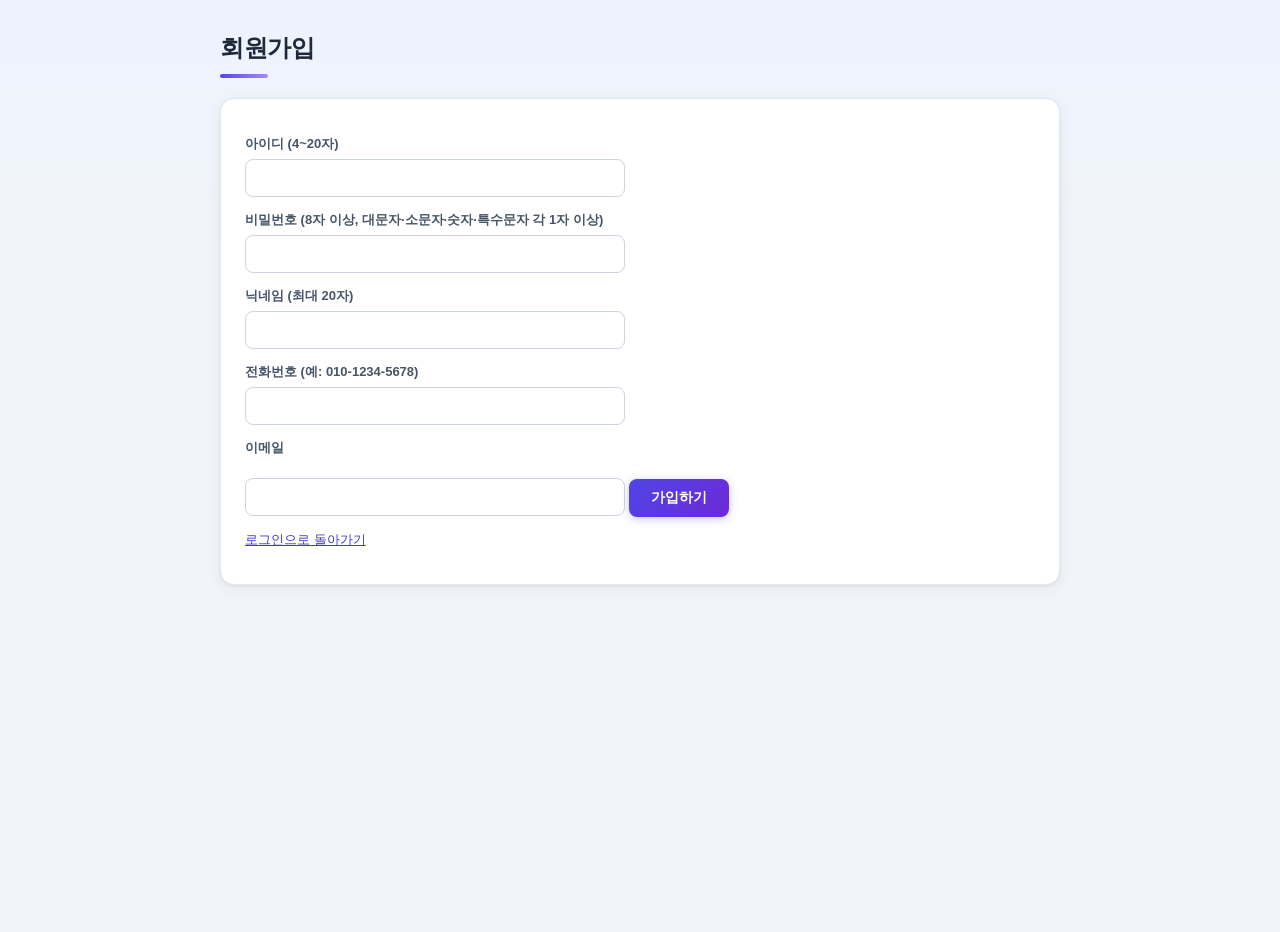
<file: src/main/resources/static/join.html>
<!DOCTYPE html>
<html lang="ko">
<head>
<meta charset="UTF-8">
<title>회원가입 - 팀 대항 챌린지</title>
<link rel="stylesheet" href="css/style.css">
</head>
<body>
<main>
  <h1>회원가입</h1>
  <div class="card">
    <form id="join-form">
      <label>아이디 (4~20자)</label>
      <input name="id" required>
      <label>비밀번호 (8자 이상, 대문자·소문자·숫자·특수문자 각 1자 이상)</label>
      <input name="pw" type="password" required>
      <label>닉네임 (최대 20자)</label>
      <input name="nickName" required>
      <label>전화번호 (예: 010-1234-5678)</label>
      <input name="tel" required>
      <label>이메일</label>
      <input name="email" type="email" required>
      <button type="submit">가입하기</button>
    </form>
    <p class="msg" id="msg"></p>
    <p class="muted"><a href="login.html">로그인으로 돌아가기</a></p>
  </div>
</main>
<script src="js/api.js"></script>
<script>
document.getElementById('join-form').addEventListener('submit', async (e) => {
    e.preventDefault();
    const f = e.target;
    try {
        await postJson('members/join', {
            id: f.id.value, pw: f.pw.value, nickName: f.nickName.value,
            tel: f.tel.value, email: f.email.value
        });
        alert('회원가입이 완료되었습니다. 로그인해 주세요.');
        location.href = 'login.html';
    } catch (err) {
        showMsg(document.getElementById('msg'), err.message, false);
    }
});
</script>
</body>
</html>
</file>
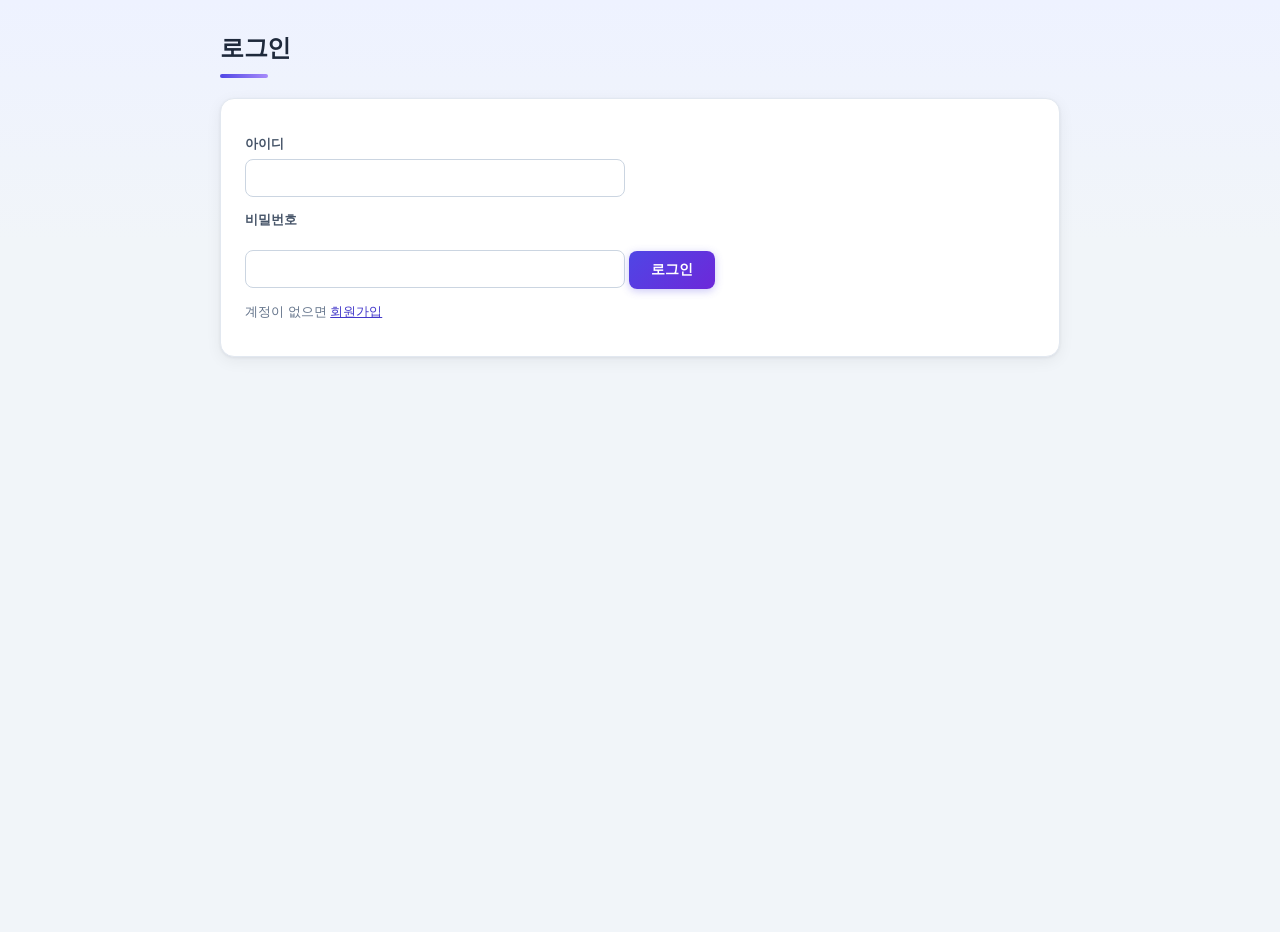
<file: src/main/resources/static/login.html>
<!DOCTYPE html>
<html lang="ko">
<head>
<meta charset="UTF-8">
<title>로그인 - 팀 대항 챌린지</title>
<link rel="stylesheet" href="css/style.css">
</head>
<body>
<main>
  <h1>로그인</h1>
  <div class="card">
    <form id="login-form">
      <label>아이디</label>
      <input name="userid" required>
      <label>비밀번호</label>
      <input name="password" type="password" required>
      <button type="submit">로그인</button>
    </form>
    <p class="msg" id="msg"></p>
    <p class="muted">계정이 없으면 <a href="join.html">회원가입</a></p>
  </div>
</main>
<script src="js/api.js"></script>
<script>
// 로그인: POST /login → 성공 시 JWT 쿠키가 발급되고 loginSuccess로 리다이렉트(최종 200)
document.getElementById('login-form').addEventListener('submit', async (e) => {
    e.preventDefault();
    const f = e.target;
    try {
        await postJson('login', { userid: f.userid.value, password: f.password.value });
        location.href = 'index.html';
    } catch (err) {
        showMsg(document.getElementById('msg'), err.message, false);
    }
});
</script>
</body>
</html>
</file>
<file: src/main/resources/static/css/style.css>
/* ============================================================
   팀 대항 등수형 챌린지 UI 스타일
   HTML 구조(클래스)는 그대로 두고 이 파일만으로 전 화면의 룩을 제어한다.
   ============================================================ */

:root {
    --primary: #4f46e5;        /* 인디고 */
    --primary-dark: #4338ca;
    --primary-light: #eef2ff;
    --accent: #10b981;         /* 에메랄드 */
    --danger: #ef4444;
    --text: #1e293b;
    --text-muted: #64748b;
    --border: #e2e8f0;
    --bg: #f1f5f9;
    --card-shadow: 0 1px 3px rgba(15, 23, 42, .06), 0 4px 16px rgba(15, 23, 42, .06);
}

* { box-sizing: border-box; }

body {
    font-family: 'Pretendard', -apple-system, 'Segoe UI', 'Malgun Gothic', sans-serif;
    margin: 0;
    background: linear-gradient(180deg, #eef2ff 0%, var(--bg) 240px);
    color: var(--text);
    min-height: 100vh;
}

/* ---------- 상단 내비게이션 ---------- */
nav {
    position: sticky;
    top: 0;
    z-index: 10;
    background: linear-gradient(90deg, #312e81 0%, #4f46e5 60%, #6d28d9 100%);
    color: #fff;
    padding: 14px 28px;
    display: flex;
    gap: 22px;
    align-items: center;
    flex-wrap: wrap;
    box-shadow: 0 2px 12px rgba(49, 46, 129, .35);
}
nav a {
    color: #e0e7ff;
    text-decoration: none;
    font-size: 14px;
    font-weight: 600;
    padding: 4px 2px;
    border-bottom: 2px solid transparent;
    transition: color .15s, border-color .15s;
}
nav a:hover { color: #fff; border-bottom-color: #a5b4fc; }
nav .spacer { flex: 1; }
nav .user {
    font-size: 13px;
    color: #c7d2fe;
    background: rgba(255, 255, 255, .12);
    padding: 4px 12px;
    border-radius: 999px;
}

/* ---------- 레이아웃 ---------- */
main { max-width: 880px; margin: 32px auto; padding: 0 20px 60px; }

h1 { font-size: 24px; letter-spacing: -.5px; margin: 0 0 20px; }
h1::after {
    content: "";
    display: block;
    width: 48px; height: 4px;
    margin-top: 10px;
    border-radius: 2px;
    background: linear-gradient(90deg, var(--primary), #a78bfa);
}
h2 { font-size: 16px; margin: 30px 0 12px; color: #334155; }

/* ---------- 카드 ---------- */
.card {
    background: #fff;
    border: 1px solid var(--border);
    border-radius: 14px;
    padding: 22px 24px;
    margin-bottom: 18px;
    box-shadow: var(--card-shadow);
    transition: box-shadow .2s;
}
.card:hover { box-shadow: 0 2px 6px rgba(15, 23, 42, .08), 0 8px 24px rgba(15, 23, 42, .08); }

/* ---------- 테이블 ---------- */
table {
    width: 100%;
    border-collapse: separate;
    border-spacing: 0;
    background: #fff;
    border: 1px solid var(--border);
    border-radius: 12px;
    overflow: hidden;
    box-shadow: var(--card-shadow);
    margin-bottom: 18px;
}
th, td { padding: 12px 14px; font-size: 14px; text-align: left; }
th {
    background: #f8fafc;
    color: var(--text-muted);
    font-size: 12px;
    font-weight: 700;
    letter-spacing: .4px;
    border-bottom: 1px solid var(--border);
}
td { border-bottom: 1px solid #f1f5f9; }
tbody tr:last-child td { border-bottom: 0; }
tbody tr { transition: background .12s; }
tbody tr:hover { background: #f8fafc; }
tr.highlight, tr.highlight:hover { background: var(--primary-light); }
tr.prize td { font-weight: 700; color: var(--primary-dark); }

/* ---------- 폼 ---------- */
form label {
    display: block;
    margin: 14px 0 6px;
    font-size: 13px;
    font-weight: 600;
    color: #475569;
}
input, select {
    width: 100%;
    max-width: 380px;
    padding: 10px 12px;
    border: 1.5px solid #cbd5e1;
    border-radius: 8px;
    font-size: 14px;
    font-family: inherit;
    background: #fff;
    transition: border-color .15s, box-shadow .15s;
}
input:focus, select:focus {
    outline: none;
    border-color: var(--primary);
    box-shadow: 0 0 0 3px rgba(79, 70, 229, .15);
}
input[readonly] { background: #f1f5f9; color: var(--text-muted); }
input[type="file"] { border-style: dashed; padding: 14px 12px; cursor: pointer; }

/* ---------- 버튼 ---------- */
button {
    background: linear-gradient(135deg, var(--primary), #6d28d9);
    color: #fff;
    border: 0;
    border-radius: 8px;
    padding: 10px 22px;
    font-size: 14px;
    font-weight: 700;
    font-family: inherit;
    cursor: pointer;
    margin-top: 16px;
    box-shadow: 0 2px 8px rgba(79, 70, 229, .3);
    transition: transform .12s, box-shadow .12s, filter .12s;
}
button:hover { transform: translateY(-1px); box-shadow: 0 4px 14px rgba(79, 70, 229, .4); filter: brightness(1.05); }
button:active { transform: translateY(0); }
button.secondary {
    background: #fff;
    color: #475569;
    border: 1.5px solid #cbd5e1;
    box-shadow: none;
}
button.secondary:hover { background: #f8fafc; box-shadow: none; }
button.danger {
    background: linear-gradient(135deg, var(--danger), #dc2626);
    box-shadow: 0 2px 8px rgba(239, 68, 68, .3);
    margin-left: 8px;
}
button.danger:hover { box-shadow: 0 4px 14px rgba(239, 68, 68, .4); }

/* ---------- 메시지·배지 ---------- */
.msg { margin-top: 14px; font-size: 14px; font-weight: 600; }
.msg.error { color: var(--danger); }
.msg.ok { color: #059669; }

.badge {
    display: inline-block;
    padding: 4px 12px;
    border-radius: 999px;
    font-size: 12px;
    font-weight: 700;
    background: #e2e8f0;
    color: #475569;
}
.badge.모집 { background: #dbeafe; color: #1d4ed8; }
.badge.시작 { background: #d1fae5; color: #047857; }
.badge.종료 { background: #e2e8f0; color: #475569; }
.badge.무산 { background: #fee2e2; color: #b91c1c; }

/* ---------- 기타 ---------- */
.photo {
    max-width: 340px;
    max-height: 260px;
    border: 1px solid var(--border);
    border-radius: 10px;
    display: block;
    margin: 12px 0;
    box-shadow: var(--card-shadow);
}
.actions a {
    display: inline-block;
    margin: 2px 8px 2px 0;
    padding: 7px 14px;
    font-size: 13px;
    font-weight: 600;
    color: var(--primary-dark);
    background: var(--primary-light);
    border: 1px solid #c7d2fe;
    border-radius: 999px;
    text-decoration: none;
    transition: background .15s, transform .12s;
}
.actions a:hover { background: #e0e7ff; transform: translateY(-1px); }
.muted { color: var(--text-muted); font-size: 13px; }

a { color: var(--primary-dark); }
a:hover { color: var(--primary); }

::selection { background: #c7d2fe; }
</file>
